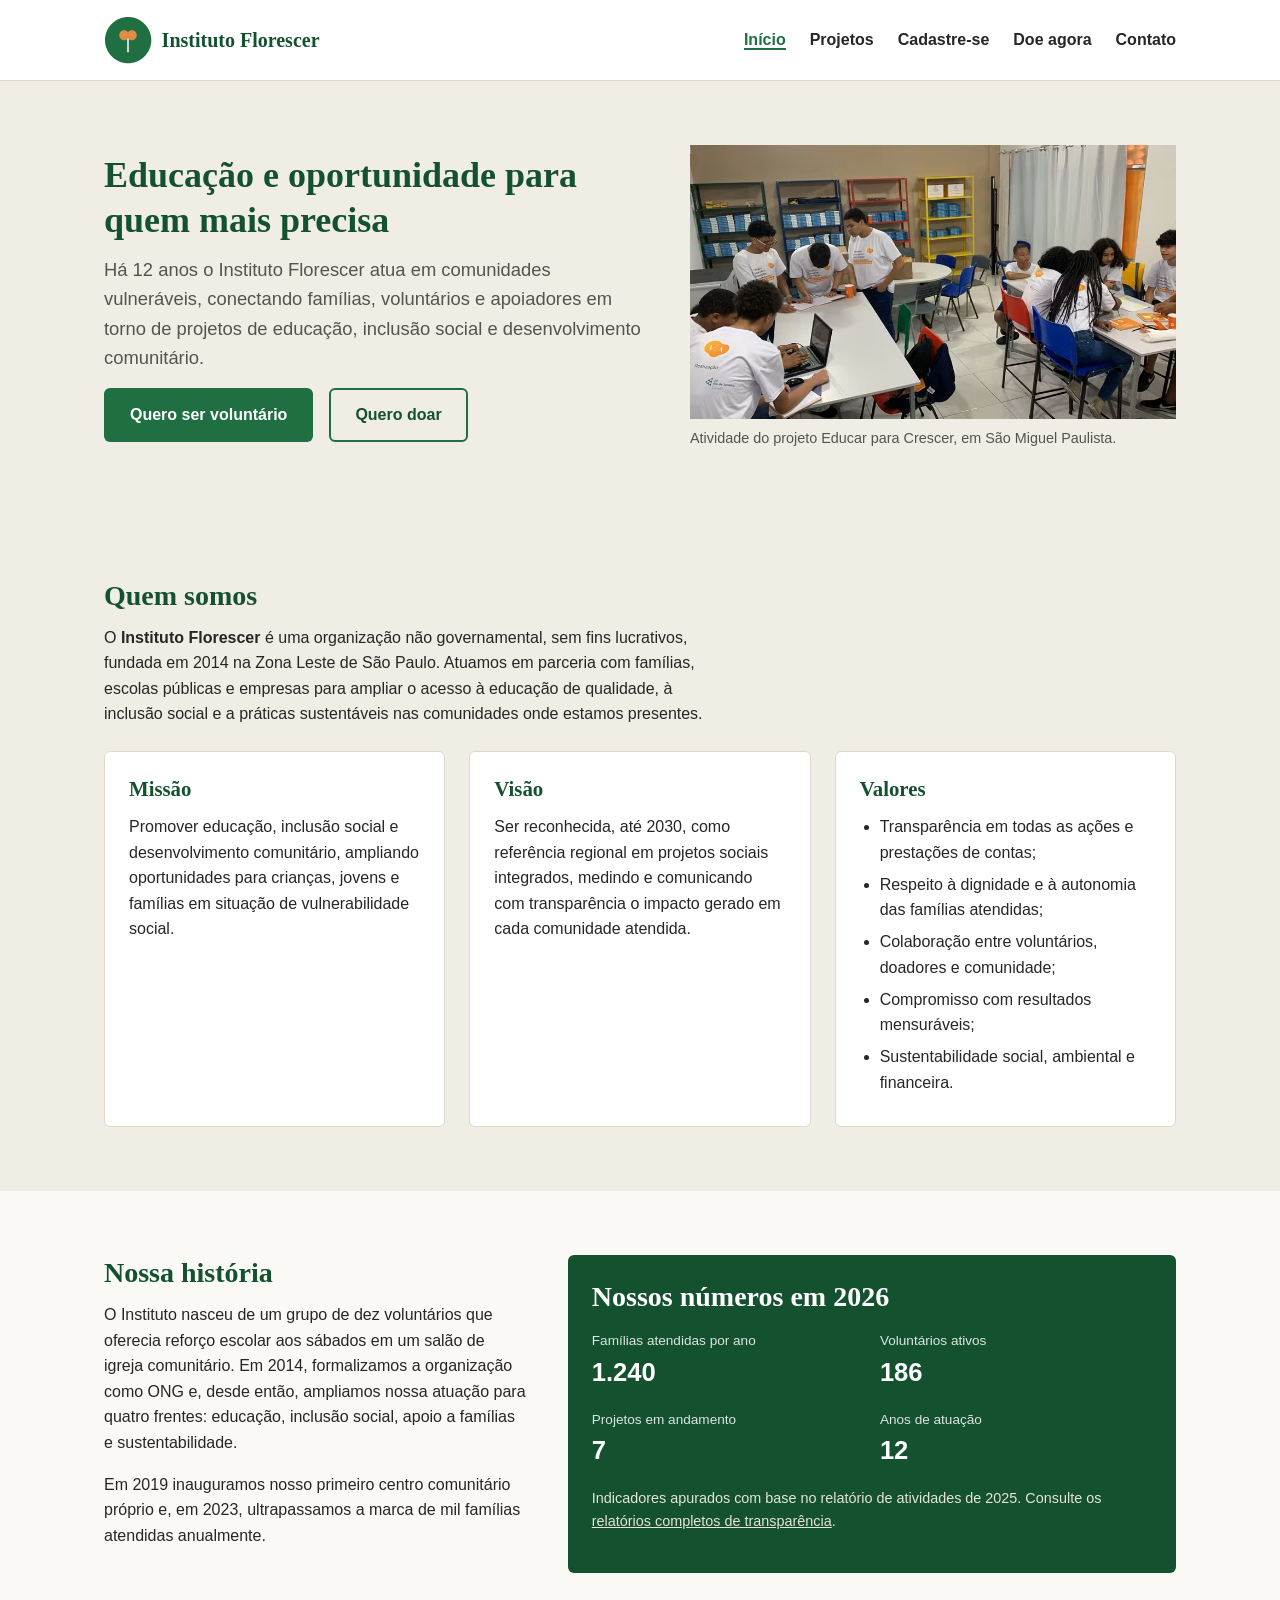
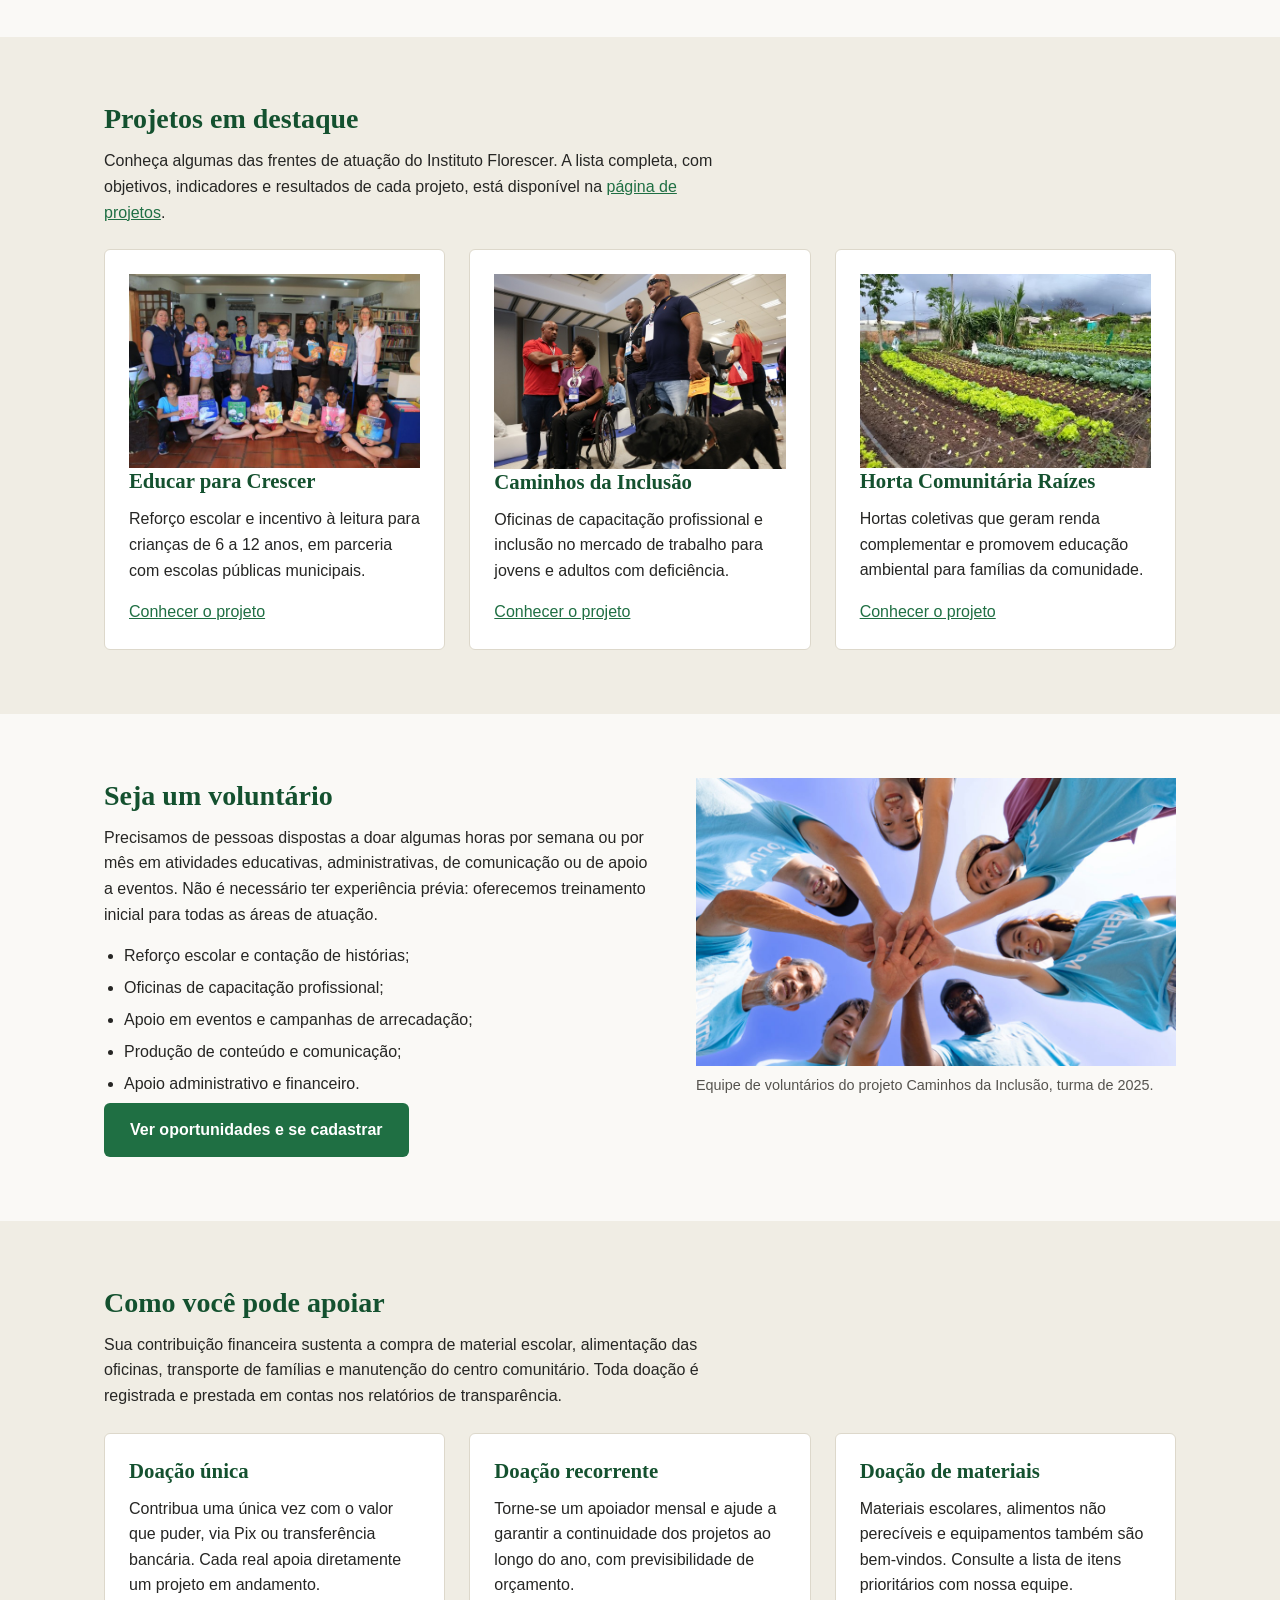
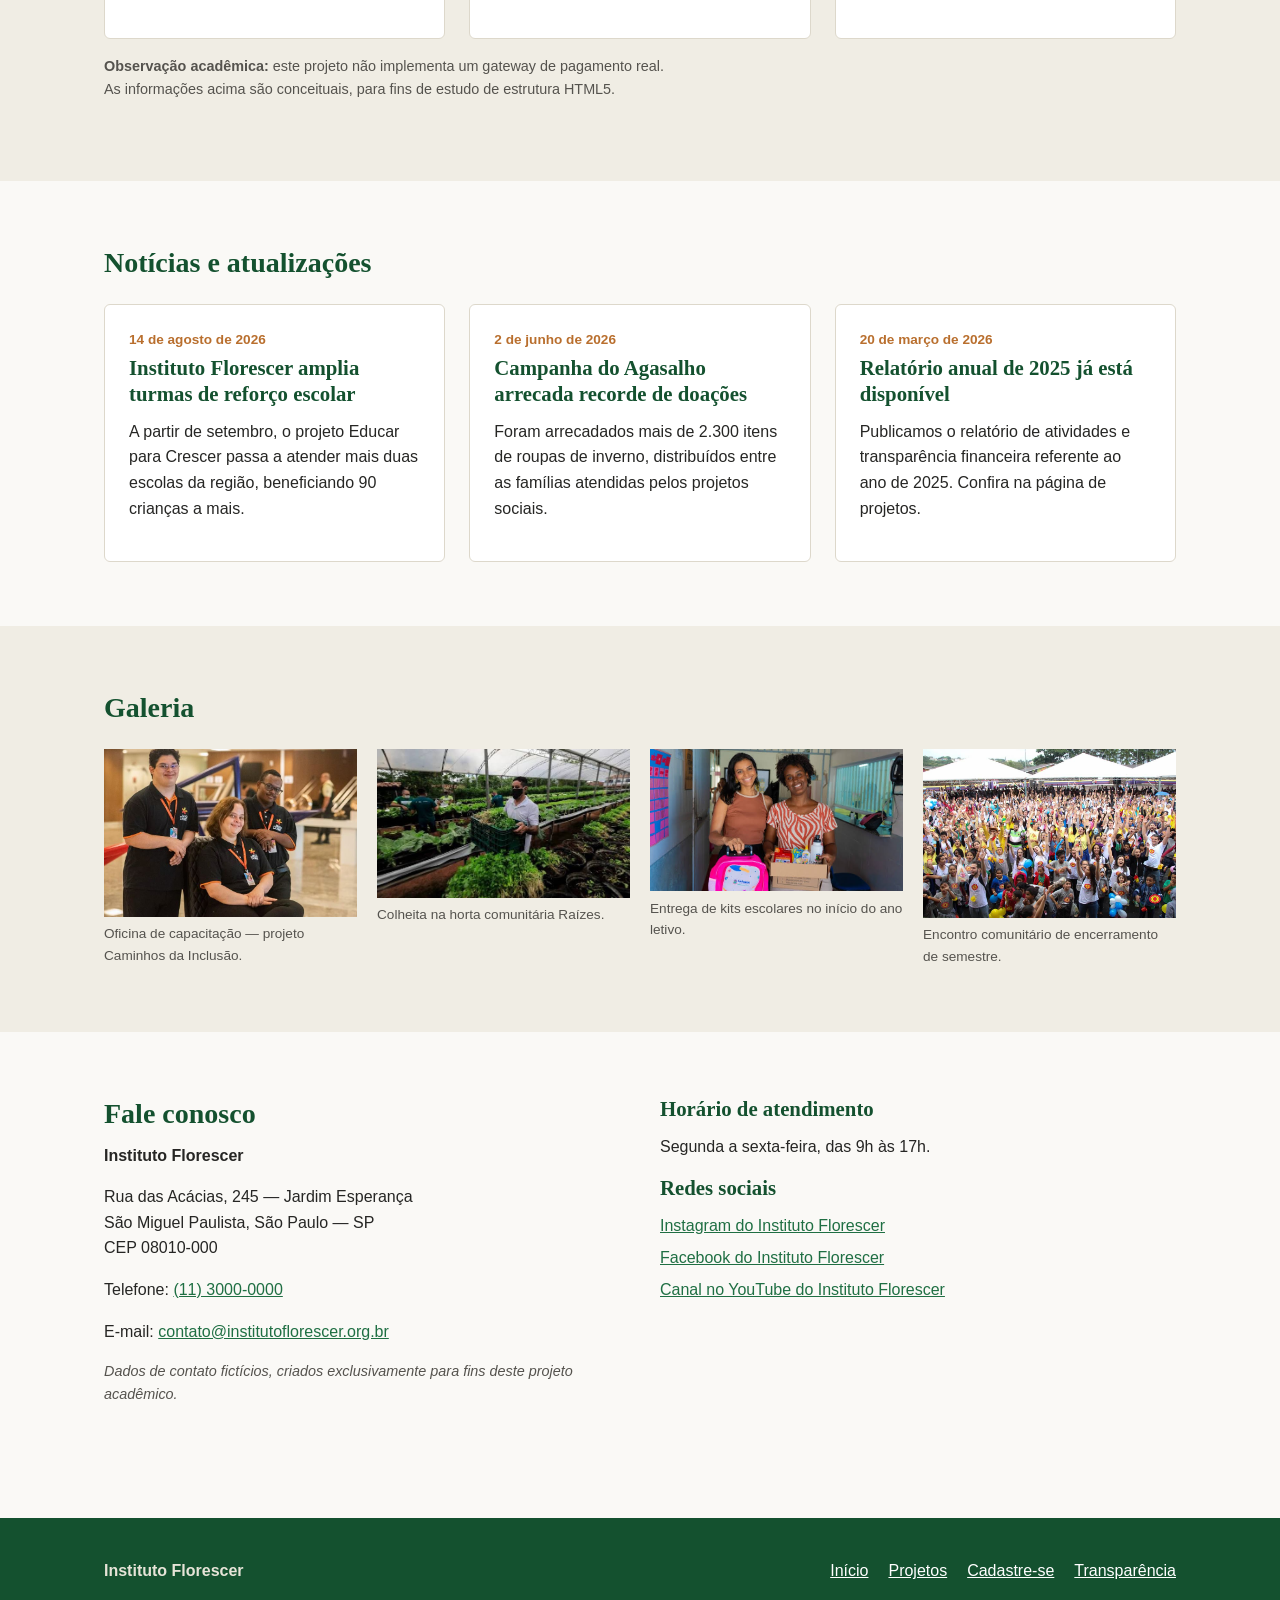
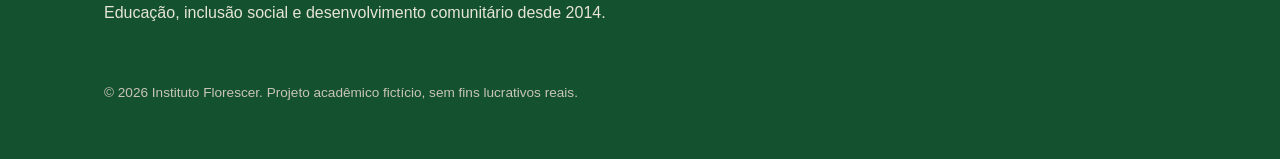
<file: index.html>
<!-- Bruna Oliveira Santana -->

<!DOCTYPE html>
<html lang="pt-BR">
<head>
    <meta charset="UTF-8">
    <meta name="viewport" content="width=device-width, initial-scale=1.0">
    <title>Instituto Florescer | Educação, inclusão e transformação social</title>
    <meta name="description" content="Conheça o Instituto Florescer: nossa missão, projetos sociais, formas de voluntariado e de doação. Juntos por mais educação, inclusão e sustentabilidade.">
    <meta name="author" content="Instituto Florescer">
    <link rel="stylesheet" href="assets/css/style.css">
</head>
<body>

    <a href="#conteudo-principal" class="pular-para-conteudo">Pular para o conteúdo principal</a>

    <!-- cabeçalho -->
    <header class="cabecalho-site">
        <div class="container cabecalho-site__interno">
            <a href="index.html" class="logotipo" aria-label="Instituto Florescer - página inicial">
                <img src="assets/images/logo/logo-instituto-florescer.png"
                     alt="Logotipo do Instituto Florescer: um broto de planta dentro de um círculo verde"
                     width="48" height="48">
                <span class="logotipo__texto">Instituto Florescer</span>
            </a>

            <nav class="navegacao-principal" aria-label="Navegação principal">
                <ul class="navegacao-principal__lista">
                    <li><a href="index.html" aria-current="page">Início</a></li>
                    <li><a href="projetos.html">Projetos</a></li>
                    <li><a href="cadastro.html">Cadastre-se</a></li>
                    <li><a href="#secao-doacoes">Doe agora</a></li>
                    <li><a href="#secao-contato">Contato</a></li>
                </ul>
            </nav>
        </div>
    </header>

    <main id="conteudo-principal">

        <!-- apresentação -->
        <section class="secao-hero" aria-labelledby="titulo-hero">
            <div class="container secao-hero__interno">
                <div class="secao-hero__texto">
                    <h1 id="titulo-hero">Educação e oportunidade para quem mais precisa</h1>
                    <p class="secao-hero__destaque">
                        Há 12 anos o Instituto Florescer atua em comunidades vulneráveis,
                        conectando famílias, voluntários e apoiadores em torno de projetos
                        de educação, inclusão social e desenvolvimento comunitário.
                    </p>
                    <div class="secao-hero__acoes">
                        <a href="cadastro.html" class="botao botao--primario">Quero ser voluntário</a>
                        <a href="#secao-doacoes" class="botao botao--secundario">Quero doar</a>
                    </div>
                </div>
                <figure class="secao-hero__imagem">
                    <img src="assets/images/galeria/crianca-atividade-educativa.jpg"
                         alt="Criança sorrindo enquanto participa de atividade educativa em sala de aula comunitária"
                         width="560" height="420" loading="eager">
                    <figcaption>Atividade do projeto Educar para Crescer, em São Miguel Paulista.</figcaption>
                </figure>
            </div>
        </section>

        <!-- missão e valores-->
        <section class="secao secao--institucional" id="secao-sobre" aria-labelledby="titulo-sobre">
            <div class="container">
                <h2 id="titulo-sobre">Quem somos</h2>
                <p>
                    O <strong>Instituto Florescer</strong> é uma organização não governamental,
                    sem fins lucrativos, fundada em 2014 na Zona Leste de São Paulo. Atuamos em
                    parceria com famílias, escolas públicas e empresas para ampliar o acesso à
                    educação de qualidade, à inclusão social e a práticas sustentáveis nas
                    comunidades onde estamos presentes.
                </p>

                <div class="grade-cartoes grade-cartoes--tres-colunas">
                    <article class="cartao">
                        <h3>Missão</h3>
                        <p>Promover educação, inclusão social e desenvolvimento comunitário,
                        ampliando oportunidades para crianças, jovens e famílias em
                        situação de vulnerabilidade social.</p>
                    </article>

                    <article class="cartao">
                        <h3>Visão</h3>
                        <p>Ser reconhecida, até 2030, como referência regional em projetos
                        sociais integrados, medindo e comunicando com transparência o
                        impacto gerado em cada comunidade atendida.</p>
                    </article>

                    <article class="cartao">
                        <h3>Valores</h3>
                        <ul class="lista-valores">
                            <li>Transparência em todas as ações e prestações de contas;</li>
                            <li>Respeito à dignidade e à autonomia das famílias atendidas;</li>
                            <li>Colaboração entre voluntários, doadores e comunidade;</li>
                            <li>Compromisso com resultados mensuráveis;</li>
                            <li>Sustentabilidade social, ambiental e financeira.</li>
                        </ul>
                    </article>
                </div>
            </div>
        </section>

        <!-- histórias e conquistas -->
        <section class="secao" id="secao-historia" aria-labelledby="titulo-historia">
            <div class="container secao-historia__interno">
                <div>
                    <h2 id="titulo-historia">Nossa história</h2>
                    <p>
                        O Instituto nasceu de um grupo de dez voluntários que oferecia reforço
                        escolar aos sábados em um salão de igreja comunitário. Em <time datetime="2014">2014</time>,
                        formalizamos a organização como ONG e, desde então, ampliamos nossa atuação
                        para quatro frentes: educação, inclusão social, apoio a famílias e
                        sustentabilidade.
                    </p>
                    <p>
                        Em <time datetime="2019">2019</time> inauguramos nosso primeiro centro
                        comunitário próprio e, em <time datetime="2023">2023</time>, ultrapassamos
                        a marca de mil famílias atendidas anualmente.
                    </p>
                </div>

                <aside class="cartao cartao--indicadores" aria-labelledby="titulo-indicadores">
                    <h2 id="titulo-indicadores">Nossos números em 2026</h2>
                    <dl class="lista-indicadores">
                        <div>
                            <dt>Famílias atendidas por ano</dt>
                            <dd>1.240</dd>
                        </div>
                        <div>
                            <dt>Voluntários ativos</dt>
                            <dd>186</dd>
                        </div>
                        <div>
                            <dt>Projetos em andamento</dt>
                            <dd>7</dd>
                        </div>
                        <div>
                            <dt>Anos de atuação</dt>
                            <dd>12</dd>
                        </div>
                    </dl>
                    <p class="cartao__nota">
                        Indicadores apurados com base no relatório de atividades de 2025.
                        Consulte os <a href="projetos.html#secao-transparencia">relatórios completos de transparência</a>.
                    </p>
                </aside>
            </div>
        </section>

        <!-- destaques dos projetos -->
        <section class="secao secao--destacada" id="secao-projetos-destaque" aria-labelledby="titulo-projetos-destaque">
            <div class="container">
                <h2 id="titulo-projetos-destaque">Projetos em destaque</h2>
                <p>Conheça algumas das frentes de atuação do Instituto Florescer. A lista completa,
                com objetivos, indicadores e resultados de cada projeto, está disponível na
                <a href="projetos.html">página de projetos</a>.</p>

                <div class="grade-cartoes grade-cartoes--tres-colunas">
                    <article class="cartao cartao--projeto">
                        <figure>
                            <img src="assets/images/projetos/projeto-educacao.jpg"
                                 alt="Voluntária auxiliando um grupo de crianças em atividade de leitura"
                                 width="360" height="240" loading="lazy">
                        </figure>
                        <h3>Educar para Crescer</h3>
                        <p>Reforço escolar e incentivo à leitura para crianças de 6 a 12 anos,
                        em parceria com escolas públicas municipais.</p>
                        <a href="projetos.html#projeto-educar-para-crescer">Conhecer o projeto</a>
                    </article>

                    <article class="cartao cartao--projeto">
                        <figure>
                            <img src="assets/images/projetos/projeto-inclusao.jpg"
                                 alt="Jovens com deficiência participando de oficina de inclusão profissional"
                                 width="360" height="240" loading="lazy">
                        </figure>
                        <h3>Caminhos da Inclusão</h3>
                        <p>Oficinas de capacitação profissional e inclusão no mercado de trabalho
                        para jovens e adultos com deficiência.</p>
                        <a href="projetos.html#projeto-caminhos-da-inclusao">Conhecer o projeto</a>
                    </article>

                    <article class="cartao cartao--projeto">
                        <figure>
                            <img src="assets/images/projetos/projeto-sustentabilidade.jpg"
                                 alt="Voluntários cuidando de horta comunitária"
                                 width="360" height="240" loading="lazy">
                        </figure>
                        <h3>Horta Comunitária Raízes</h3>
                        <p>Hortas coletivas que geram renda complementar e promovem educação
                        ambiental para famílias da comunidade.</p>
                        <a href="projetos.html#projeto-horta-comunitaria-raizes">Conhecer o projeto</a>
                    </article>
                </div>
            </div>
        </section>

        <!-- voluntariado -->
        <section class="secao" id="secao-voluntariado" aria-labelledby="titulo-voluntariado">
            <div class="container secao-voluntariado__interno">
                <div>
                    <h2 id="titulo-voluntariado">Seja um voluntário</h2>
                    <p>
                        Precisamos de pessoas dispostas a doar algumas horas por semana ou por mês
                        em atividades educativas, administrativas, de comunicação ou de apoio a
                        eventos. Não é necessário ter experiência prévia: oferecemos treinamento
                        inicial para todas as áreas de atuação.
                    </p>
                    <ul class="lista-simples">
                        <li>Reforço escolar e contação de histórias;</li>
                        <li>Oficinas de capacitação profissional;</li>
                        <li>Apoio em eventos e campanhas de arrecadação;</li>
                        <li>Produção de conteúdo e comunicação;</li>
                        <li>Apoio administrativo e financeiro.</li>
                    </ul>
                    <a href="cadastro.html" class="botao botao--primario">Ver oportunidades e se cadastrar</a>
                </div>
                <figure class="secao-voluntariado__imagem">
                    <img src="assets/images/equipe/voluntarios-em-atividade.jpg"
                         alt="Grupo de voluntários reunidos antes de uma atividade comunitária"
                         width="480" height="360" loading="lazy">
                    <figcaption>Equipe de voluntários do projeto Caminhos da Inclusão, turma de 2025.</figcaption>
                </figure>
            </div>
        </section>

        <!-- doações -->
        <section class="secao secao--destacada" id="secao-doacoes" aria-labelledby="titulo-doacoes">
            <div class="container">
                <h2 id="titulo-doacoes">Como você pode apoiar</h2>
                <p>
                    Sua contribuição financeira sustenta a compra de material escolar, alimentação
                    das oficinas, transporte de famílias e manutenção do centro comunitário. Toda
                    doação é registrada e prestada em contas nos relatórios de transparência.
                </p>

                <div class="grade-cartoes grade-cartoes--tres-colunas">
                    <article class="cartao">
                        <h3>Doação única</h3>
                        <p>Contribua uma única vez com o valor que puder, via Pix ou transferência
                        bancária. Cada real apoia diretamente um projeto em andamento.</p>
                    </article>
                    <article class="cartao">
                        <h3>Doação recorrente</h3>
                        <p>Torne-se um apoiador mensal e ajude a garantir a continuidade dos
                        projetos ao longo do ano, com previsibilidade de orçamento.</p>
                    </article>
                    <article class="cartao">
                        <h3>Doação de materiais</h3>
                        <p>Materiais escolares, alimentos não perecíveis e equipamentos também são
                        bem-vindos. Consulte a lista de itens prioritários com nossa equipe.</p>
                    </article>
                </div>

                <p class="cartao__nota">
                    <strong>Observação acadêmica:</strong> este projeto não implementa um gateway de
                    pagamento real. As informações acima são conceituais, para fins de estudo de
                    estrutura HTML5.
                </p>
            </div>
        </section>

        <!-- notícias -->
        <section class="secao" id="secao-noticias" aria-labelledby="titulo-noticias">
            <div class="container">
                <h2 id="titulo-noticias">Notícias e atualizações</h2>

                <div class="grade-cartoes grade-cartoes--tres-colunas">
                    <article class="cartao">
                        <p class="cartao__data"><time datetime="2026-08-14">14 de agosto de 2026</time></p>
                        <h3>Instituto Florescer amplia turmas de reforço escolar</h3>
                        <p>A partir de setembro, o projeto Educar para Crescer passa a atender mais
                        duas escolas da região, beneficiando 90 crianças a mais.</p>
                    </article>

                    <article class="cartao">
                        <p class="cartao__data"><time datetime="2026-06-02">2 de junho de 2026</time></p>
                        <h3>Campanha do Agasalho arrecada recorde de doações</h3>
                        <p>Foram arrecadados mais de 2.300 itens de roupas de inverno, distribuídos
                        entre as famílias atendidas pelos projetos sociais.</p>
                    </article>

                    <article class="cartao">
                        <p class="cartao__data"><time datetime="2026-03-20">20 de março de 2026</time></p>
                        <h3>Relatório anual de 2025 já está disponível</h3>
                        <p>Publicamos o relatório de atividades e transparência financeira referente
                        ao ano de 2025. Confira na página de projetos.</p>
                    </article>
                </div>
            </div>
        </section>

        <!-- ===================== GALERIA ===================== -->
        <section class="secao secao--destacada" id="secao-galeria" aria-labelledby="titulo-galeria">
            <div class="container">
                <h2 id="titulo-galeria">Galeria</h2>
                <div class="grade-galeria">
                    <figure>
                        <img src="assets/images/galeria/oficina-capacitacao.jpg"
                             alt="Participantes durante oficina de capacitação profissional"
                             width="280" height="200" loading="lazy">
                        <figcaption>Oficina de capacitação — projeto Caminhos da Inclusão.</figcaption>
                    </figure>
                    <figure>
                        <img src="assets/images/galeria/horta-comunitaria.jpg"
                             alt="Voluntários colhendo verduras em horta comunitária"
                             width="280" height="200" loading="lazy">
                        <figcaption>Colheita na horta comunitária Raízes.</figcaption>
                    </figure>
                    <figure>
                        <img src="assets/images/galeria/entrega-material-escolar.jpg"
                             alt="Entrega de kits de material escolar para famílias atendidas"
                             width="280" height="200" loading="lazy">
                        <figcaption>Entrega de kits escolares no início do ano letivo.</figcaption>
                    </figure>
                    <figure>
                        <img src="assets/images/galeria/evento-comunitario.jpg"
                             alt="Famílias reunidas em evento comunitário de confraternização"
                             width="280" height="200" loading="lazy">
                        <figcaption>Encontro comunitário de encerramento de semestre.</figcaption>
                    </figure>
                </div>
            </div>
        </section>

        <!-- informações de contato -->
        <section class="secao" id="secao-contato" aria-labelledby="titulo-contato">
            <div class="container secao-contato__interno">
                <div>
                    <h2 id="titulo-contato">Fale conosco</h2>
                    <address class="endereco-contato">
                        <p><strong>Instituto Florescer</strong></p>
                        <p>Rua das Acácias, 245 — Jardim Esperança<br>
                        São Miguel Paulista, São Paulo — SP<br>
                        CEP 08010-000</p>
                        <p>Telefone: <a href="tel:+551130000000">(11) 3000-0000</a></p>
                        <p>E-mail: <a href="mailto:contato@institutoflorescer.org.br">contato@institutoflorescer.org.br</a></p>
                    </address>
                    <p class="cartao__nota">
                        <em>Dados de contato fictícios, criados exclusivamente para fins deste
                        projeto acadêmico.</em>
                    </p>
                </div>
                <div>
                    <h3>Horário de atendimento</h3>
                    <p>Segunda a sexta-feira, das 9h às 17h.</p>
                    <h3>Redes sociais</h3>
                    <ul class="lista-redes-sociais">
                        <li><a href="#">Instagram do Instituto Florescer</a></li>
                        <li><a href="#">Facebook do Instituto Florescer</a></li>
                        <li><a href="#">Canal no YouTube do Instituto Florescer</a></li>
                    </ul>
                </div>
            </div>
        </section>

    </main>

    <!-- rodapé-->
    <footer class="rodape-site">
        <div class="container rodape-site__interno">
            <div>
                <p><strong>Instituto Florescer</strong></p>
                <p>Educação, inclusão social e desenvolvimento comunitário desde 2014.</p>
            </div>
            <nav aria-label="Navegação do rodapé">
                <ul class="rodape-site__lista">
                    <li><a href="index.html">Início</a></li>
                    <li><a href="projetos.html">Projetos</a></li>
                    <li><a href="cadastro.html">Cadastre-se</a></li>
                    <li><a href="projetos.html#secao-transparencia">Transparência</a></li>
                </ul>
            </nav>
            <p class="rodape-site__copyright">
                &copy; <time datetime="2026">2026</time> Instituto Florescer. Projeto acadêmico
                fictício, sem fins lucrativos reais.
            </p>
        </div>
    </footer>

    <script src="assets/js/script.js"></script>
</body>
</html>
</file>
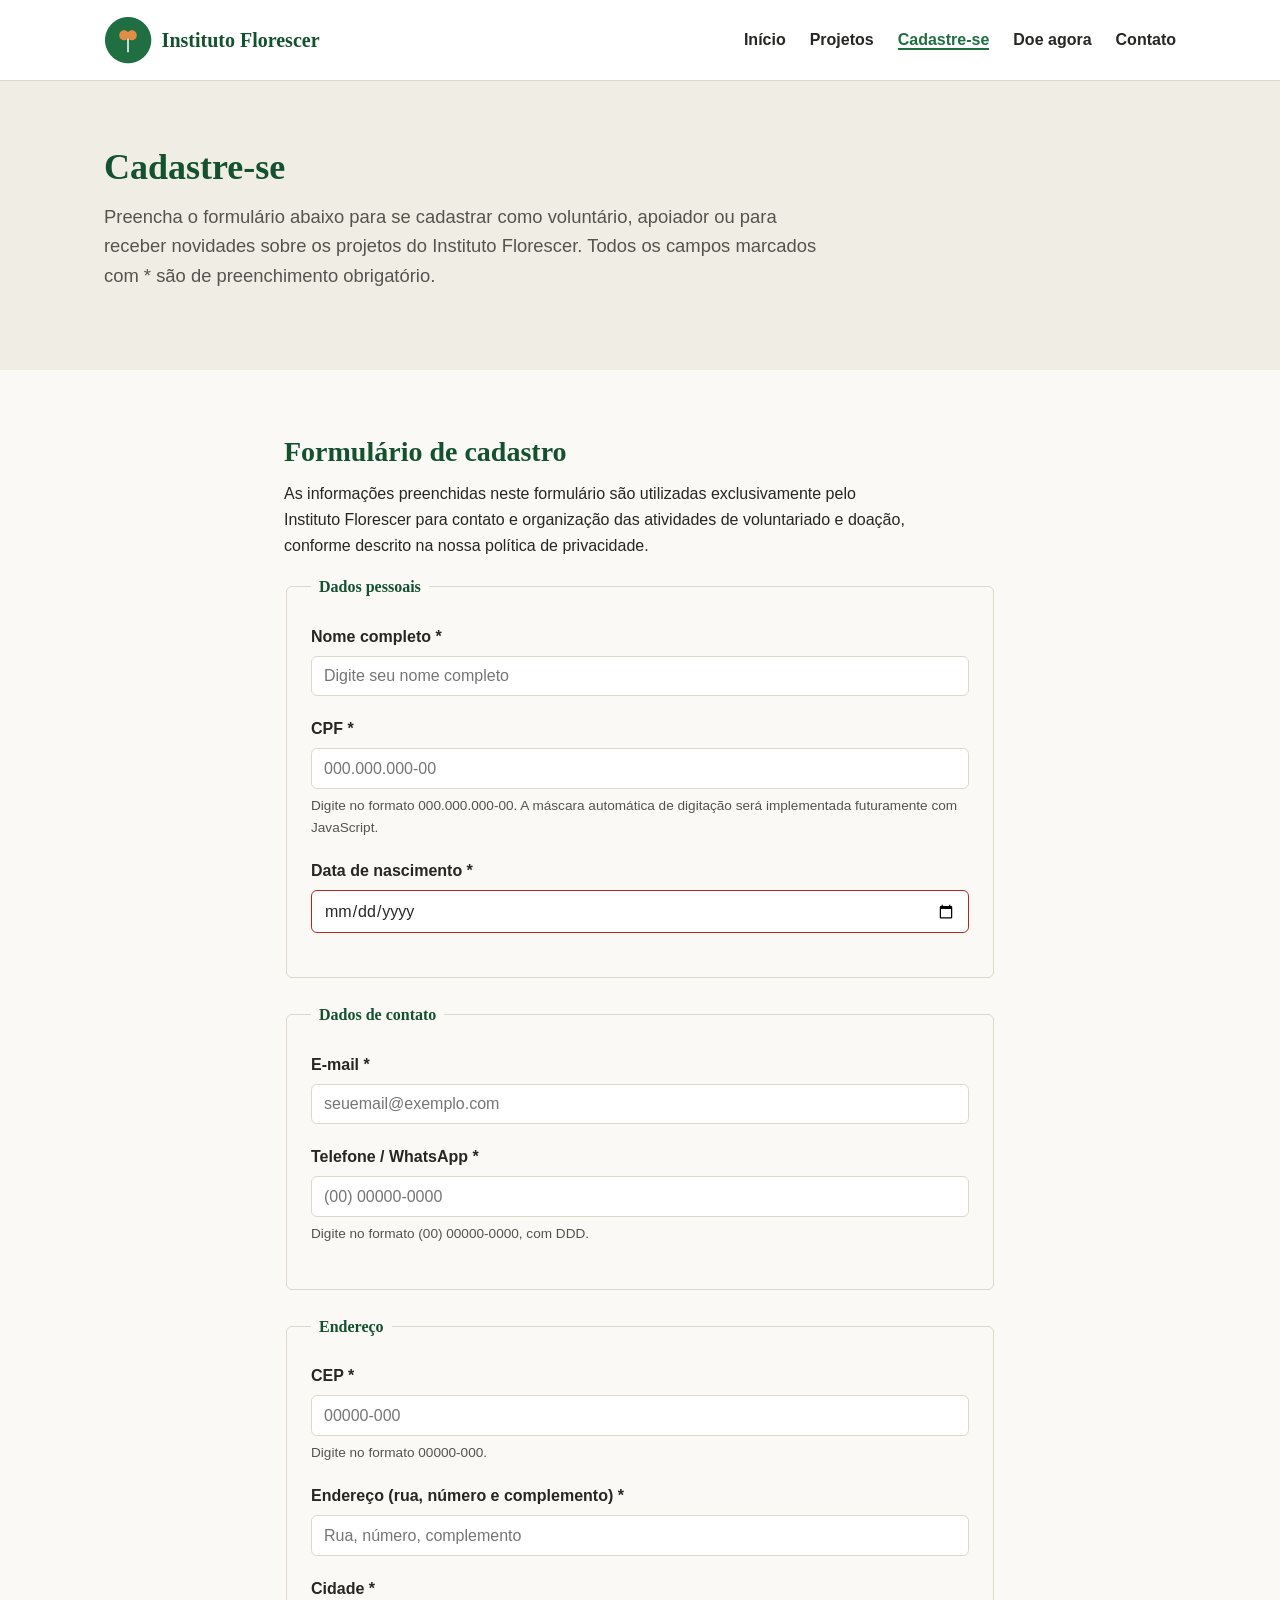
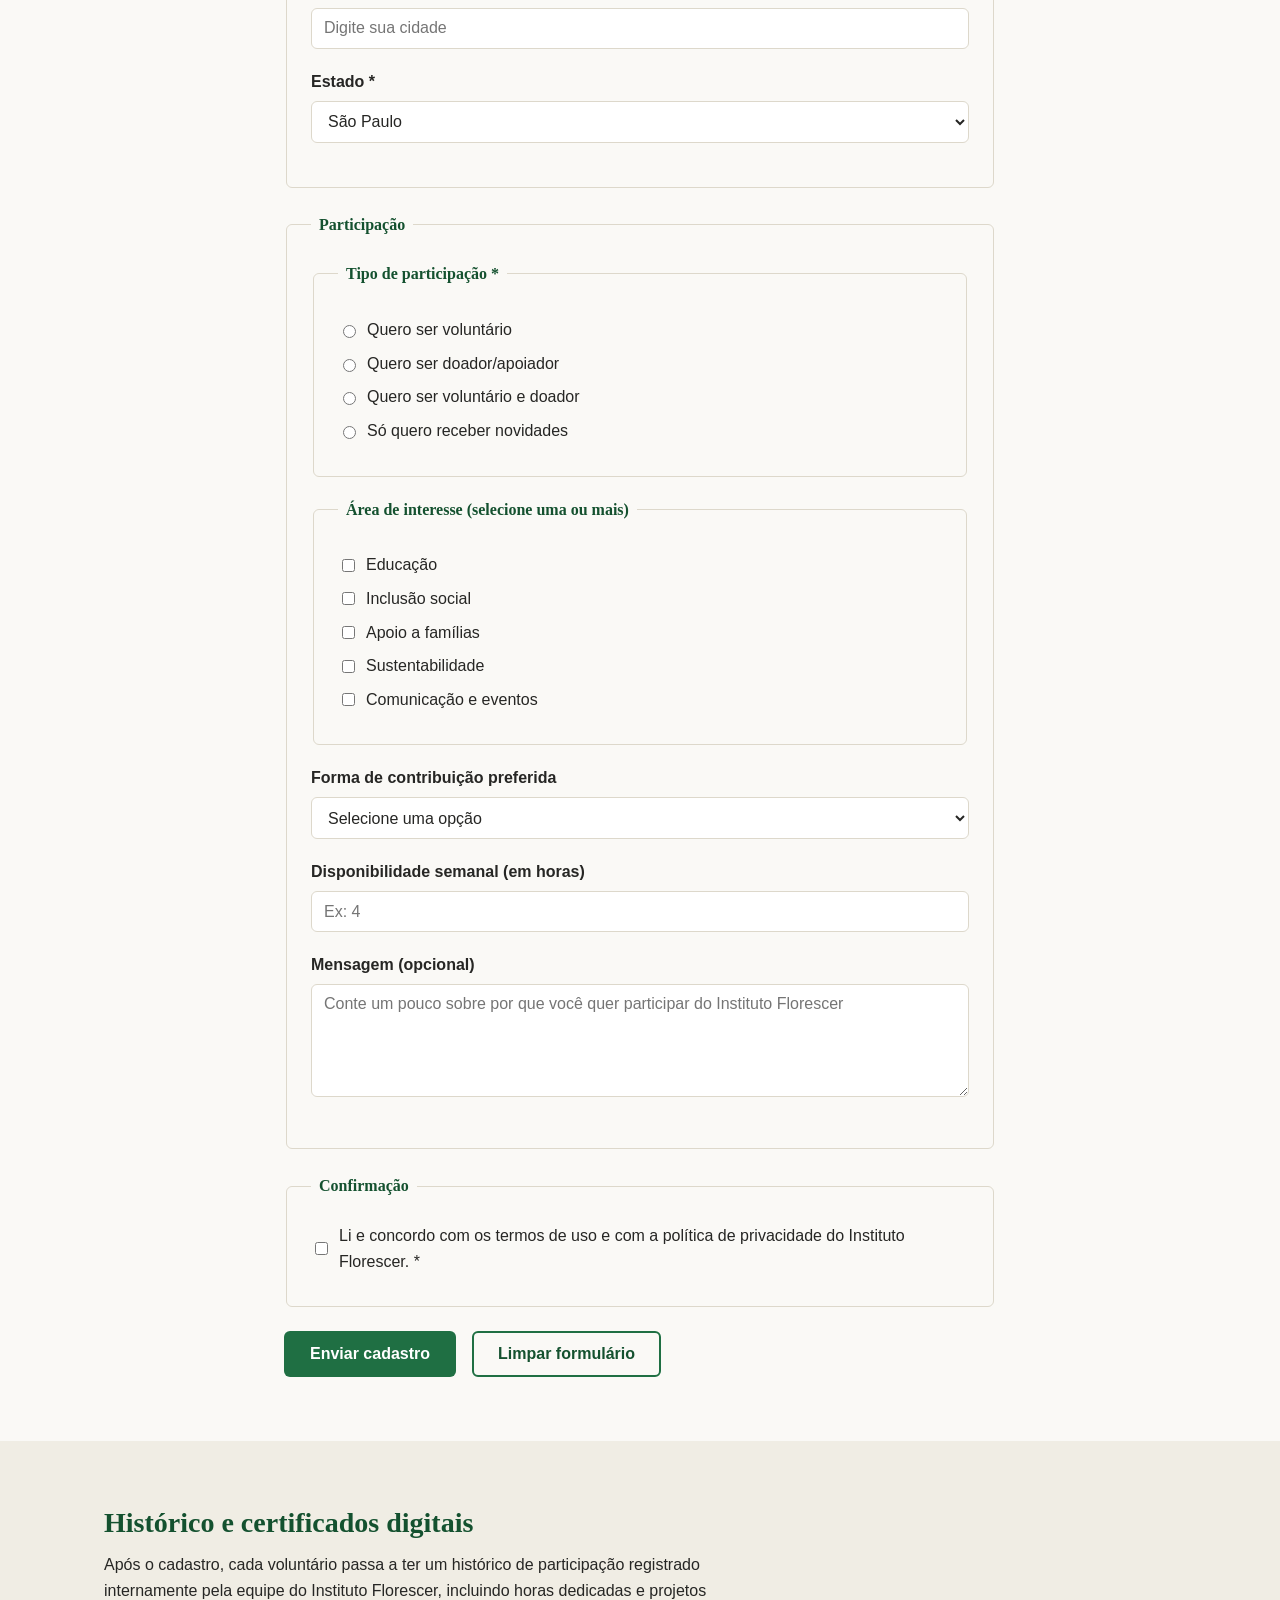
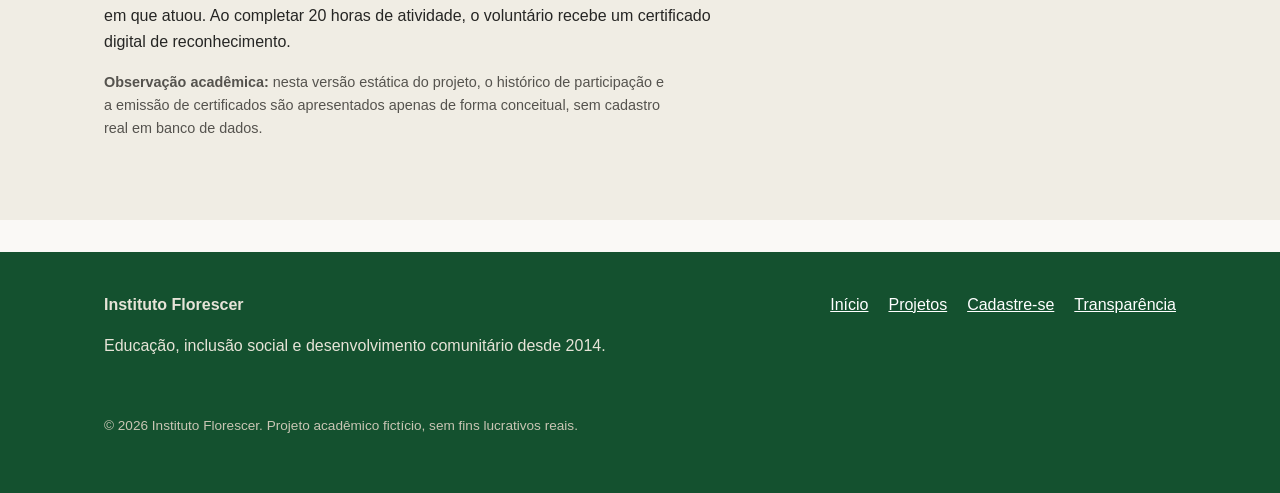
<file: cadastro.html>
<!-- Bruna Oliveira Santana -->

<!DOCTYPE html>
<html lang="pt-BR">
<head>
    <meta charset="UTF-8">
    <meta name="viewport" content="width=device-width, initial-scale=1.0">
    <title>Cadastro de Voluntários e Apoiadores | Instituto Florescer</title>
    <meta name="description" content="Cadastre-se como voluntário, apoiador ou interessado nos projetos do Instituto Florescer. Preencha o formulário e escolha sua forma de participação.">
    <meta name="author" content="Instituto Florescer">
    <link rel="stylesheet" href="assets/css/style.css">
</head>
<body>

    <a href="#conteudo-principal" class="pular-para-conteudo">Pular para o conteúdo principal</a>

    <header class="cabecalho-site">
        <div class="container cabecalho-site__interno">
            <a href="index.html" class="logotipo" aria-label="Instituto Florescer - página inicial">
                <img src="assets/images/logo/logo-instituto-florescer.png"
                     alt="Logotipo do Instituto Florescer: um broto de planta dentro de um círculo verde"
                     width="48" height="48">
                <span class="logotipo__texto">Instituto Florescer</span>
            </a>
            <nav class="navegacao-principal" aria-label="Navegação principal">
                <ul class="navegacao-principal__lista">
                    <li><a href="index.html">Início</a></li>
                    <li><a href="projetos.html">Projetos</a></li>
                    <li><a href="cadastro.html" aria-current="page">Cadastre-se</a></li>
                    <li><a href="index.html#secao-doacoes">Doe agora</a></li>
                    <li><a href="index.html#secao-contato">Contato</a></li>
                </ul>
            </nav>
        </div>
    </header>

    <main id="conteudo-principal">

        <section class="secao-hero secao-hero--interna" aria-labelledby="titulo-pagina">
            <div class="container">
                <h1 id="titulo-pagina">Cadastre-se</h1>
                <p class="secao-hero__destaque">
                    Preencha o formulário abaixo para se cadastrar como voluntário, apoiador ou
                    para receber novidades sobre os projetos do Instituto Florescer. Todos os
                    campos marcados com <span aria-hidden="true">*</span><span class="apenas-leitor-de-tela">obrigatório</span>
                    são de preenchimento obrigatório.
                </p>
            </div>
        </section>

        <section class="secao" aria-labelledby="titulo-formulario">
            <div class="container container--estreito">
                <h2 id="titulo-formulario">Formulário de cadastro</h2>

                <p id="descricao-formulario">
                    As informações preenchidas neste formulário são utilizadas exclusivamente
                    pelo Instituto Florescer para contato e organização das atividades de
                    voluntariado e doação, conforme descrito na nossa política de privacidade.
                </p>

                <!-- aponta
                    para uma página de confirmação estática (confirmacao.html), apenas para
                    fins de demonstração da estrutura HTML5.-->
                <form action="confirmacao.html" method="get" aria-describedby="descricao-formulario" novalidate>

                    <!-- dados pessoais -->
                    <fieldset>
                        <legend>Dados pessoais</legend>

                        <div class="campo-formulario">
                            <label for="nome-completo">Nome completo <span aria-hidden="true">*</span></label>
                            <input type="text" id="nome-completo" name="nome-completo"
                                   placeholder="Digite seu nome completo"
                                   minlength="5" maxlength="120"
                                   autocomplete="name" required>
                        </div>

                        <div class="campo-formulario">
                            <label for="cpf">CPF <span aria-hidden="true">*</span></label>
                            <input type="text" id="cpf" name="cpf"
                                   placeholder="000.000.000-00"
                                   pattern="\d{3}\.\d{3}\.\d{3}-\d{2}"
                                   inputmode="numeric"
                                   maxlength="14"
                                   autocomplete="off"
                                   aria-describedby="ajuda-cpf"
                                   required>
                            <small id="ajuda-cpf" class="texto-ajuda">
                                Digite no formato 000.000.000-00. A máscara automática de
                                digitação será implementada futuramente com JavaScript.
                            </small>
                        </div>

                        <div class="campo-formulario">
                            <label for="data-nascimento">Data de nascimento <span aria-hidden="true">*</span></label>
                            <input type="date" id="data-nascimento" name="data-nascimento"
                                   min="1926-01-01" max="2012-12-31"
                                   autocomplete="bday"
                                   required>
                        </div>
                    </fieldset>

                    <!-- dados de contato -->
                    <fieldset>
                        <legend>Dados de contato</legend>

                        <div class="campo-formulario">
                            <label for="email">E-mail <span aria-hidden="true">*</span></label>
                            <input type="email" id="email" name="email"
                                   placeholder="seuemail@exemplo.com"
                                   autocomplete="email"
                                   required>
                        </div>

                        <div class="campo-formulario">
                            <label for="telefone">Telefone / WhatsApp <span aria-hidden="true">*</span></label>
                            <input type="tel" id="telefone" name="telefone"
                                   placeholder="(00) 00000-0000"
                                   pattern="\(\d{2}\)\s\d{4,5}-\d{4}"
                                   inputmode="tel"
                                   maxlength="15"
                                   autocomplete="tel"
                                   aria-describedby="ajuda-telefone"
                                   required>
                            <small id="ajuda-telefone" class="texto-ajuda">
                                Digite no formato (00) 00000-0000, com DDD.
                            </small>
                        </div>
                    </fieldset>

                    <!-- endereço -->
                    <fieldset>
                        <legend>Endereço</legend>

                        <div class="campo-formulario">
                            <label for="cep">CEP <span aria-hidden="true">*</span></label>
                            <input type="text" id="cep" name="cep"
                                   placeholder="00000-000"
                                   pattern="\d{5}-\d{3}"
                                   inputmode="numeric"
                                   maxlength="9"
                                   autocomplete="postal-code"
                                   aria-describedby="ajuda-cep"
                                   required>
                            <small id="ajuda-cep" class="texto-ajuda">Digite no formato 00000-000.</small>
                        </div>

                        <div class="campo-formulario">
                            <label for="endereco">Endereço (rua, número e complemento) <span aria-hidden="true">*</span></label>
                            <input type="text" id="endereco" name="endereco"
                                   placeholder="Rua, número, complemento"
                                   maxlength="150"
                                   autocomplete="street-address"
                                   required>
                        </div>

                        <div class="campo-formulario">
                            <label for="cidade">Cidade <span aria-hidden="true">*</span></label>
                            <input type="text" id="cidade" name="cidade"
                                   placeholder="Digite sua cidade"
                                   maxlength="80"
                                   autocomplete="address-level2"
                                   required>
                        </div>

                        <div class="campo-formulario">
                            <label for="estado">Estado <span aria-hidden="true">*</span></label>
                            <select id="estado" name="estado" autocomplete="address-level1" required>
                                <option value="">Selecione o estado</option>
                                <option value="AC">Acre</option>
                                <option value="AL">Alagoas</option>
                                <option value="AP">Amapá</option>
                                <option value="AM">Amazonas</option>
                                <option value="BA">Bahia</option>
                                <option value="CE">Ceará</option>
                                <option value="DF">Distrito Federal</option>
                                <option value="ES">Espírito Santo</option>
                                <option value="GO">Goiás</option>
                                <option value="MA">Maranhão</option>
                                <option value="MT">Mato Grosso</option>
                                <option value="MS">Mato Grosso do Sul</option>
                                <option value="MG">Minas Gerais</option>
                                <option value="PA">Pará</option>
                                <option value="PB">Paraíba</option>
                                <option value="PR">Paraná</option>
                                <option value="PE">Pernambuco</option>
                                <option value="PI">Piauí</option>
                                <option value="RJ">Rio de Janeiro</option>
                                <option value="RN">Rio Grande do Norte</option>
                                <option value="RS">Rio Grande do Sul</option>
                                <option value="RO">Rondônia</option>
                                <option value="RR">Roraima</option>
                                <option value="SC">Santa Catarina</option>
                                <option value="SP" selected>São Paulo</option>
                                <option value="SE">Sergipe</option>
                                <option value="TO">Tocantins</option>
                            </select>
                        </div>
                    </fieldset>

                    <!-- participação -->
                    <fieldset>
                        <legend>Participação</legend>

                        <fieldset class="campo-formulario">
                            <legend>Tipo de participação <span aria-hidden="true">*</span></legend>
                            <div class="opcao-radio">
                                <input type="radio" id="participacao-voluntario" name="tipo-participacao" value="voluntario" required>
                                <label for="participacao-voluntario">Quero ser voluntário</label>
                            </div>
                            <div class="opcao-radio">
                                <input type="radio" id="participacao-doador" name="tipo-participacao" value="doador">
                                <label for="participacao-doador">Quero ser doador/apoiador</label>
                            </div>
                            <div class="opcao-radio">
                                <input type="radio" id="participacao-ambos" name="tipo-participacao" value="ambos">
                                <label for="participacao-ambos">Quero ser voluntário e doador</label>
                            </div>
                            <div class="opcao-radio">
                                <input type="radio" id="participacao-novidades" name="tipo-participacao" value="novidades">
                                <label for="participacao-novidades">Só quero receber novidades</label>
                            </div>
                        </fieldset>

                        <fieldset class="campo-formulario">
                            <legend>Área de interesse (selecione uma ou mais)</legend>
                            <div class="opcao-checkbox">
                                <input type="checkbox" id="interesse-educacao" name="area-interesse" value="educacao">
                                <label for="interesse-educacao">Educação</label>
                            </div>
                            <div class="opcao-checkbox">
                                <input type="checkbox" id="interesse-inclusao" name="area-interesse" value="inclusao">
                                <label for="interesse-inclusao">Inclusão social</label>
                            </div>
                            <div class="opcao-checkbox">
                                <input type="checkbox" id="interesse-familias" name="area-interesse" value="familias">
                                <label for="interesse-familias">Apoio a famílias</label>
                            </div>
                            <div class="opcao-checkbox">
                                <input type="checkbox" id="interesse-sustentabilidade" name="area-interesse" value="sustentabilidade">
                                <label for="interesse-sustentabilidade">Sustentabilidade</label>
                            </div>
                            <div class="opcao-checkbox">
                                <input type="checkbox" id="interesse-comunicacao" name="area-interesse" value="comunicacao">
                                <label for="interesse-comunicacao">Comunicação e eventos</label>
                            </div>
                        </fieldset>

                        <div class="campo-formulario">
                            <label for="forma-contribuicao">Forma de contribuição preferida</label>
                            <select id="forma-contribuicao" name="forma-contribuicao">
                                <option value="">Selecione uma opção</option>
                                <option value="horas-semanais">Algumas horas por semana</option>
                                <option value="horas-mensais">Algumas horas por mês</option>
                                <option value="eventos-pontuais">Apenas em eventos pontuais</option>
                                <option value="doacao-financeira">Somente doação financeira</option>
                                <option value="doacao-materiais">Somente doação de materiais</option>
                            </select>
                        </div>

                        <div class="campo-formulario">
                            <label for="carga-horaria">Disponibilidade semanal (em horas)</label>
                            <input type="number" id="carga-horaria" name="carga-horaria"
                                   min="1" max="40" step="1"
                                   placeholder="Ex: 4">
                        </div>

                        <div class="campo-formulario">
                            <label for="mensagem">Mensagem (opcional)</label>
                            <textarea id="mensagem" name="mensagem"
                                      rows="5" maxlength="500"
                                      placeholder="Conte um pouco sobre por que você quer participar do Instituto Florescer"></textarea>
                        </div>
                    </fieldset>

                    <!-- aceite dos termos -->
                    <fieldset>
                        <legend>Confirmação</legend>
                        <div class="opcao-checkbox">
                            <input type="checkbox" id="aceite-termos" name="aceite-termos" value="aceito" required>
                            <label for="aceite-termos">
                                Li e concordo com os termos de uso e com a política de
                                privacidade do Instituto Florescer. <span aria-hidden="true">*</span>
                            </label>
                        </div>
                    </fieldset>

                    <div class="acoes-formulario">
                        <button type="submit" class="botao botao--primario">Enviar cadastro</button>
                        <button type="reset" class="botao botao--secundario">Limpar formulário</button>
                    </div>
                </form>
            </div>
        </section>

        <!-- certificados -->
        <section class="secao secao--destacada" aria-labelledby="titulo-certificados">
            <div class="container">
                <h2 id="titulo-certificados">Histórico e certificados digitais</h2>
                <p>
                    Após o cadastro, cada voluntário passa a ter um histórico de participação
                    registrado internamente pela equipe do Instituto Florescer, incluindo horas
                    dedicadas e projetos em que atuou. Ao completar 20 horas de atividade, o
                    voluntário recebe um certificado digital de reconhecimento.
                </p>
                <p class="cartao__nota">
                    <strong>Observação acadêmica:</strong> nesta versão estática do projeto, o
                    histórico de participação e a emissão de certificados são apresentados apenas
                    de forma conceitual, sem cadastro real em banco de dados.
                </p>
            </div>
        </section>

    </main>

    <footer class="rodape-site">
        <div class="container rodape-site__interno">
            <div>
                <p><strong>Instituto Florescer</strong></p>
                <p>Educação, inclusão social e desenvolvimento comunitário desde 2014.</p>
            </div>
            <nav aria-label="Navegação do rodapé">
                <ul class="rodape-site__lista">
                    <li><a href="index.html">Início</a></li>
                    <li><a href="projetos.html">Projetos</a></li>
                    <li><a href="cadastro.html">Cadastre-se</a></li>
                    <li><a href="projetos.html#secao-transparencia">Transparência</a></li>
                </ul>
            </nav>
            <p class="rodape-site__copyright">
                &copy; <time datetime="2026">2026</time> Instituto Florescer. Projeto acadêmico
                fictício, sem fins lucrativos reais.
            </p>
        </div>
    </footer>

    <script src="assets/js/script.js"></script>
</body>
</html>
</file>
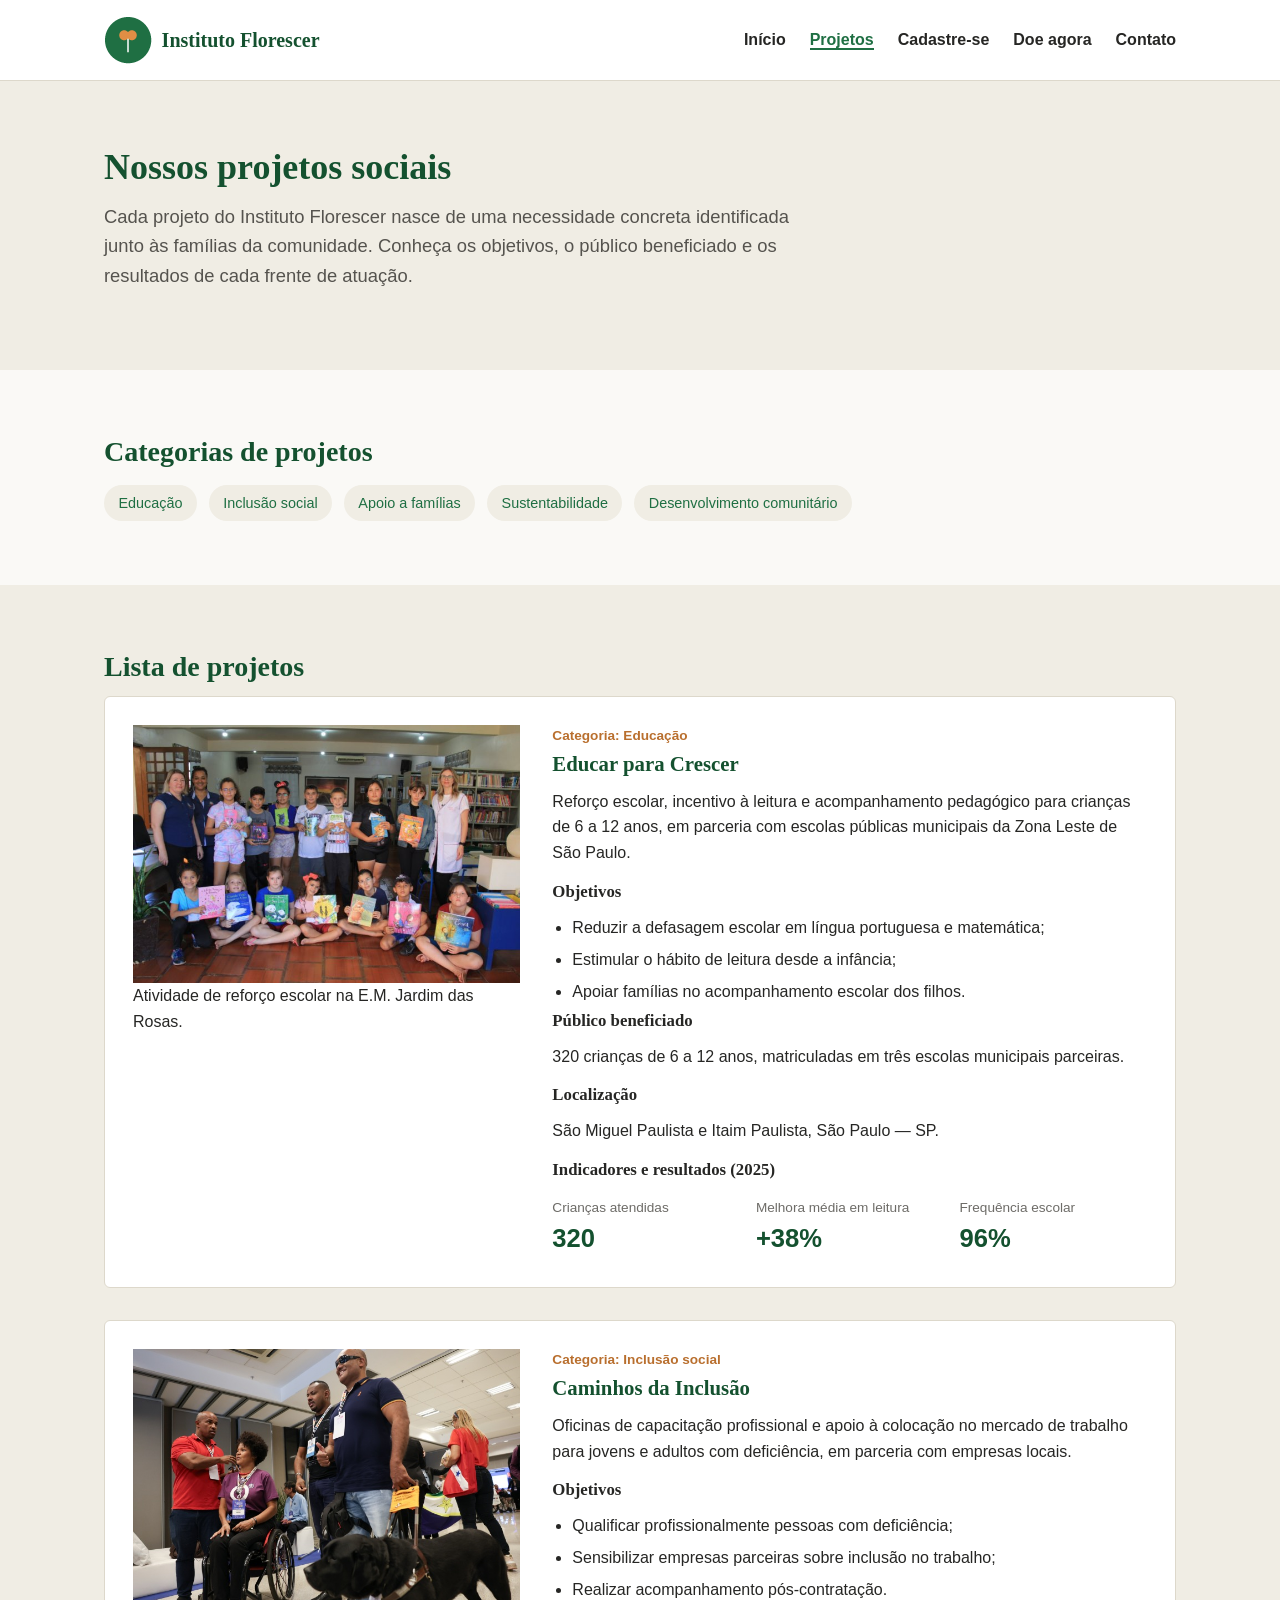
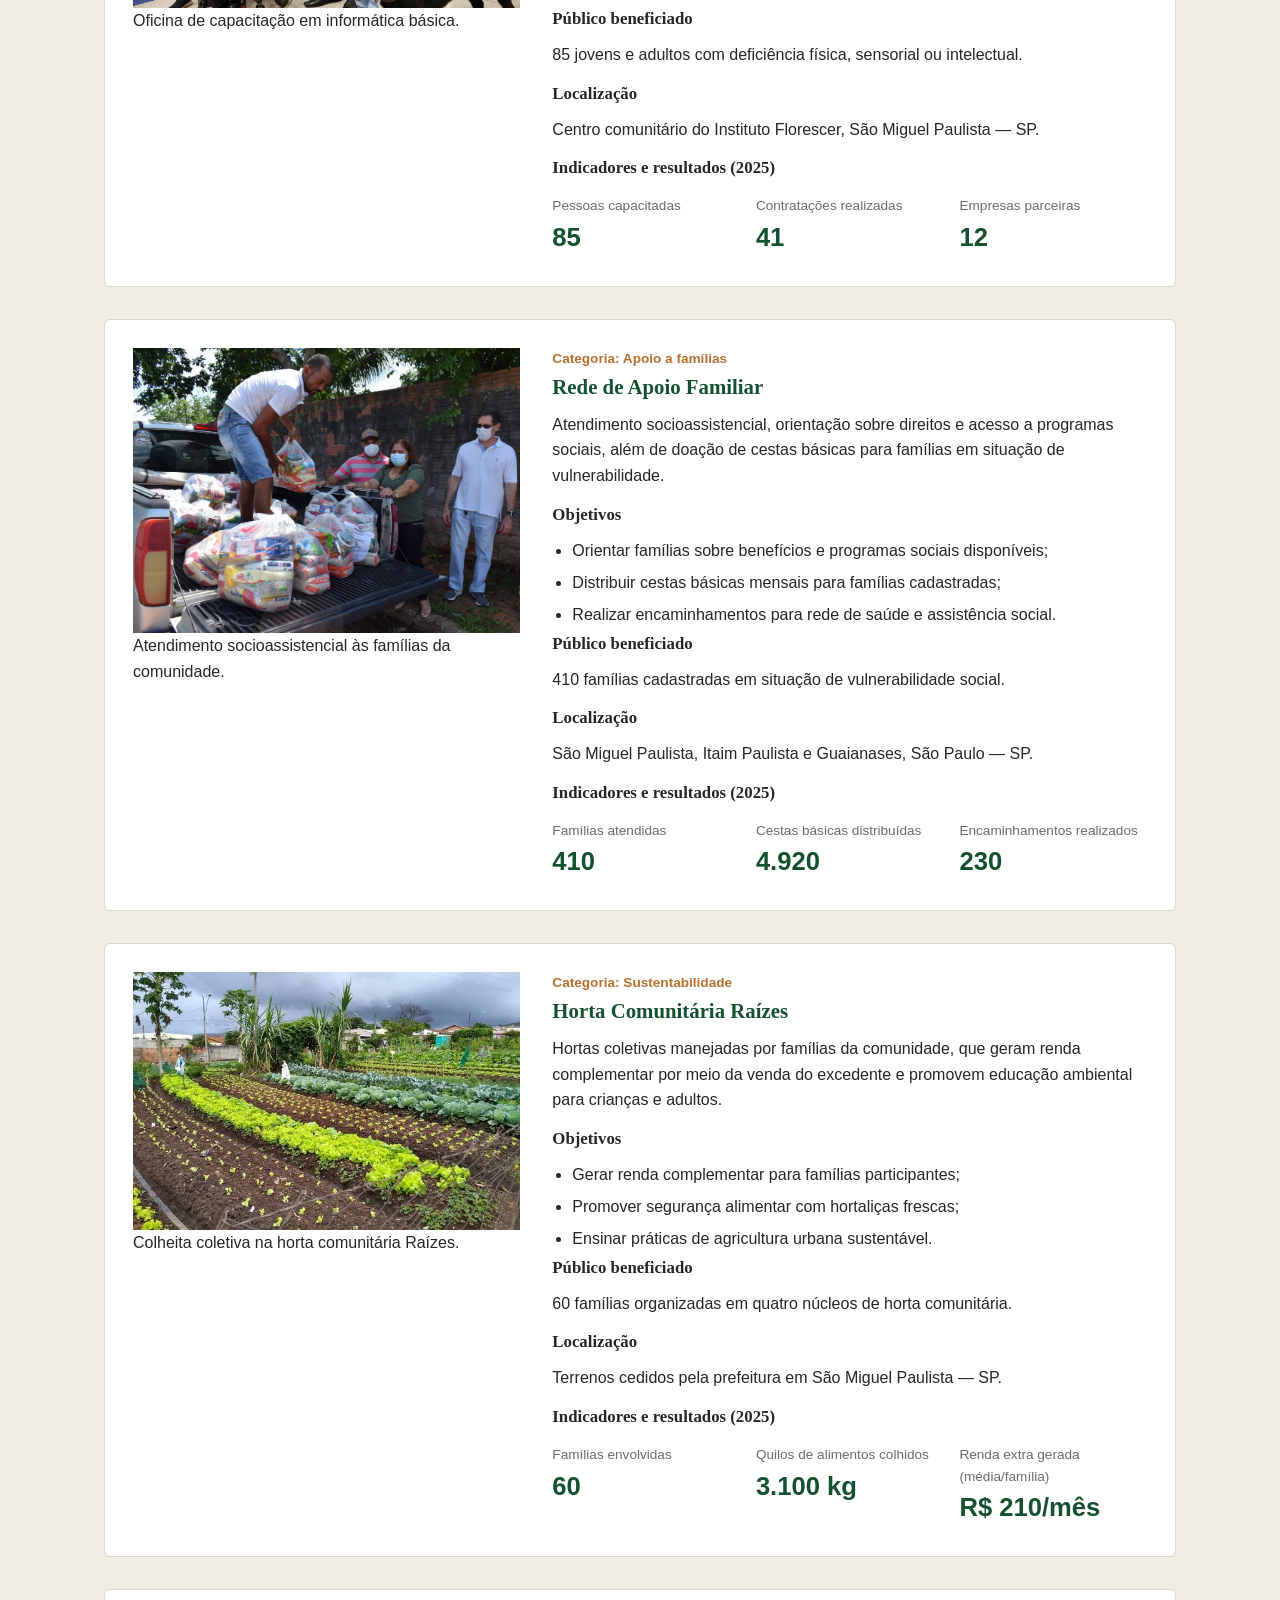
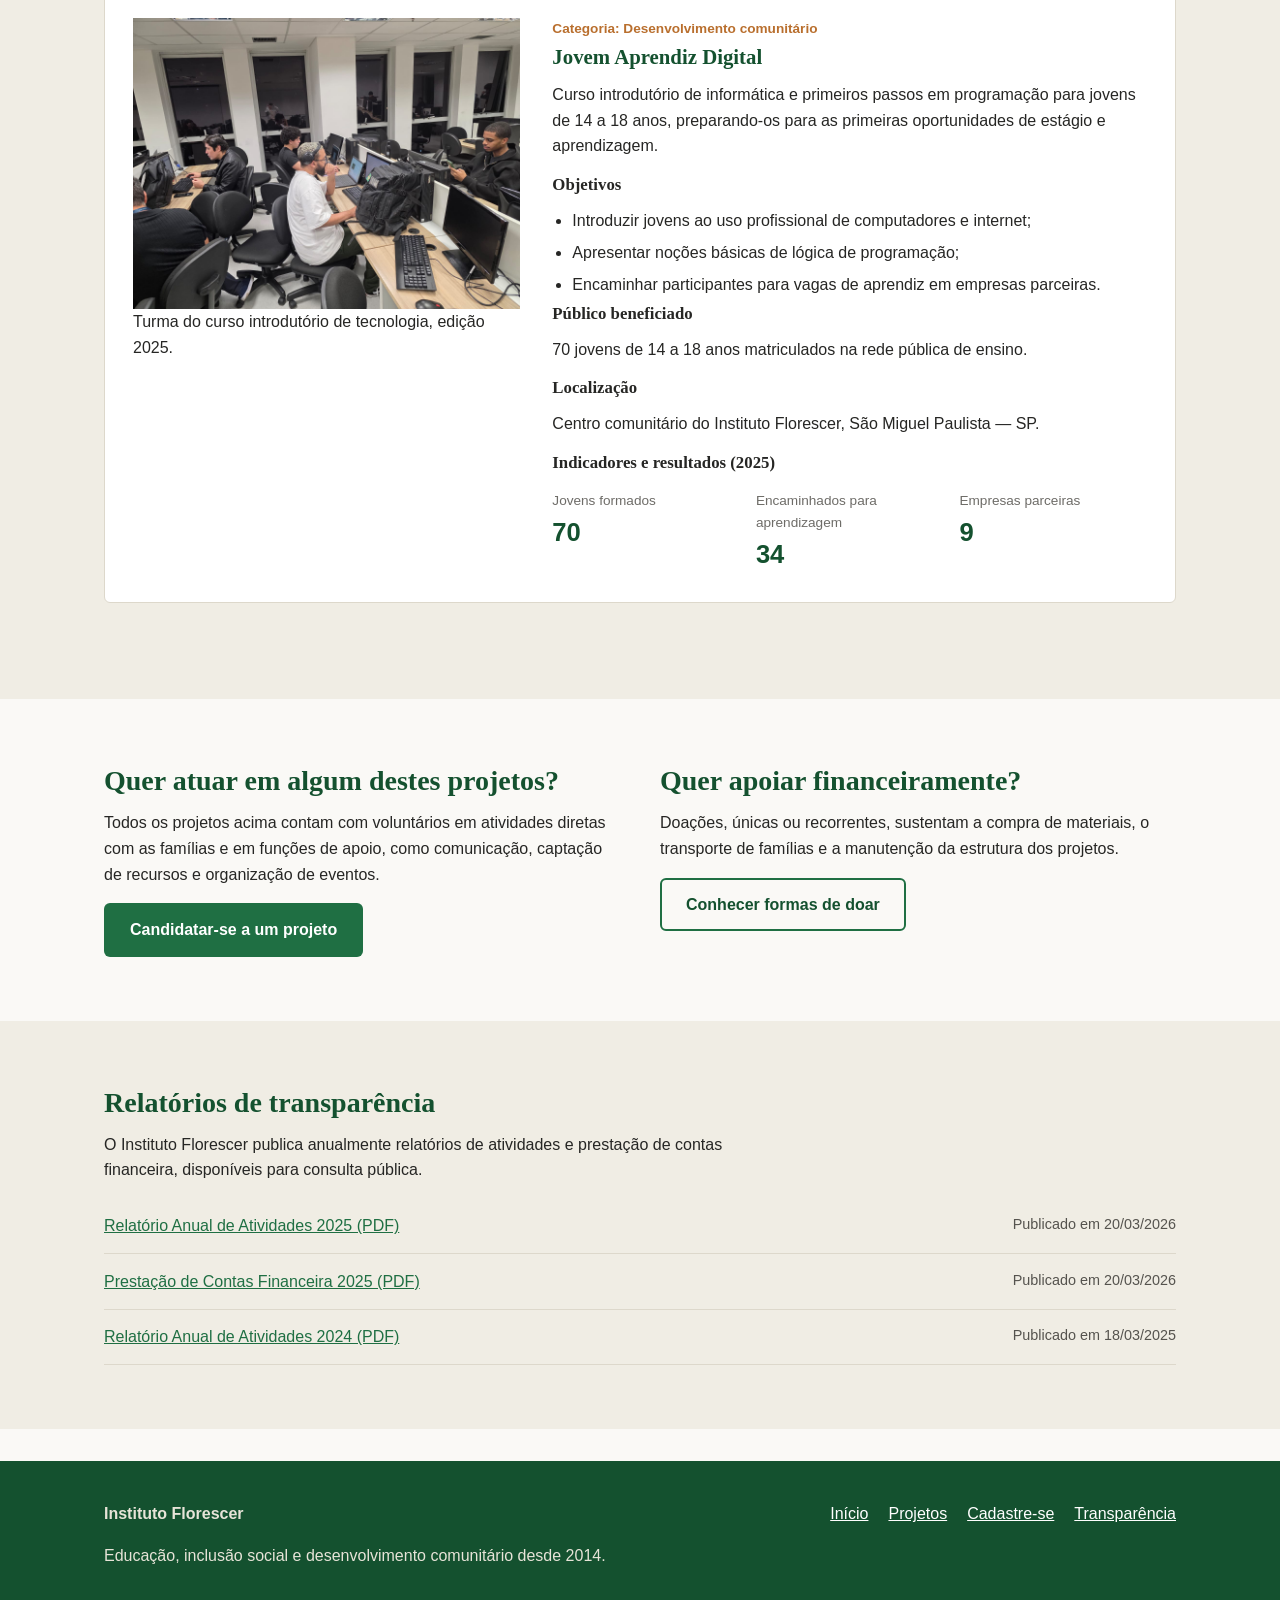
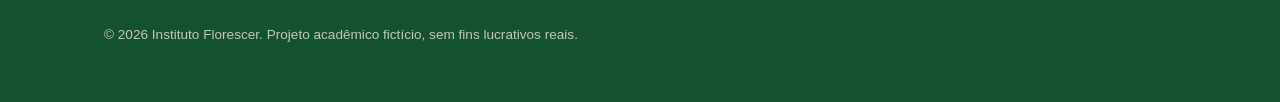
<file: projetos.html>
<!-- Bruna Oliveira Santana -->

<!DOCTYPE html>
<html lang="pt-BR">
<head>
    <meta charset="UTF-8">
    <meta name="viewport" content="width=device-width, initial-scale=1.0">
    <title>Nossos Projetos | Instituto Florescer</title>
    <meta name="description" content="Conheça os projetos sociais do Instituto Florescer nas áreas de educação, inclusão, apoio a famílias e sustentabilidade, com objetivos, indicadores e resultados.">
    <meta name="author" content="Instituto Florescer">
    <link rel="stylesheet" href="assets/css/style.css">
</head>
<body>

    <a href="#conteudo-principal" class="pular-para-conteudo">Pular para o conteúdo principal</a>

    <header class="cabecalho-site">
        <div class="container cabecalho-site__interno">
            <a href="index.html" class="logotipo" aria-label="Instituto Florescer - página inicial">
                <img src="assets/images/logo/logo-instituto-florescer.png"
                     alt="Logotipo do Instituto Florescer: um broto de planta dentro de um círculo verde"
                     width="48" height="48">
                <span class="logotipo__texto">Instituto Florescer</span>
            </a>
            <nav class="navegacao-principal" aria-label="Navegação principal">
                <ul class="navegacao-principal__lista">
                    <li><a href="index.html">Início</a></li>
                    <li><a href="projetos.html" aria-current="page">Projetos</a></li>
                    <li><a href="cadastro.html">Cadastre-se</a></li>
                    <li><a href="index.html#secao-doacoes">Doe agora</a></li>
                    <li><a href="index.html#secao-contato">Contato</a></li>
                </ul>
            </nav>
        </div>
    </header>

    <main id="conteudo-principal">

        <section class="secao-hero secao-hero--interna" aria-labelledby="titulo-pagina">
            <div class="container">
                <h1 id="titulo-pagina">Nossos projetos sociais</h1>
                <p class="secao-hero__destaque">
                    Cada projeto do Instituto Florescer nasce de uma necessidade concreta
                    identificada junto às famílias da comunidade. Conheça os objetivos, o
                    público beneficiado e os resultados de cada frente de atuação.
                </p>
            </div>
        </section>

        <!-- filtro de categorias -->
        <section class="secao" aria-labelledby="titulo-categorias">
            <div class="container">
                <h2 id="titulo-categorias">Categorias de projetos</h2>
                <nav aria-label="Categorias de projetos">
                    <ul class="lista-categorias">
                        <li><a href="#projeto-educar-para-crescer">Educação</a></li>
                        <li><a href="#projeto-caminhos-da-inclusao">Inclusão social</a></li>
                        <li><a href="#projeto-apoio-as-familias">Apoio a famílias</a></li>
                        <li><a href="#projeto-horta-comunitaria-raizes">Sustentabilidade</a></li>
                        <li><a href="#projeto-jovem-aprendiz-digital">Desenvolvimento comunitário</a></li>
                    </ul>
                </nav>
            </div>
        </section>

        <!-- lista de projetos -->
        <section class="secao secao--destacada" aria-labelledby="titulo-lista-projetos">
            <div class="container">
                <h2 id="titulo-lista-projetos">Lista de projetos</h2>

                <article class="cartao-projeto" id="projeto-educar-para-crescer">
                    <figure class="cartao-projeto__imagem">
                        <img src="assets/images/projetos/projeto-educacao.jpg"
                             alt="Voluntária auxiliando um grupo de crianças em atividade de leitura"
                             width="400" height="280" loading="lazy">
                        <figcaption>Atividade de reforço escolar na E.M. Jardim das Rosas.</figcaption>
                    </figure>
                    <div class="cartao-projeto__conteudo">
                        <p class="cartao-projeto__categoria">Categoria: Educação</p>
                        <h3>Educar para Crescer</h3>
                        <p>
                            Reforço escolar, incentivo à leitura e acompanhamento pedagógico para
                            crianças de 6 a 12 anos, em parceria com escolas públicas municipais
                            da Zona Leste de São Paulo.
                        </p>
                        <h4>Objetivos</h4>
                        <ul class="lista-simples">
                            <li>Reduzir a defasagem escolar em língua portuguesa e matemática;</li>
                            <li>Estimular o hábito de leitura desde a infância;</li>
                            <li>Apoiar famílias no acompanhamento escolar dos filhos.</li>
                        </ul>
                        <h4>Público beneficiado</h4>
                        <p>320 crianças de 6 a 12 anos, matriculadas em três escolas municipais parceiras.</p>
                        <h4>Localização</h4>
                        <p>São Miguel Paulista e Itaim Paulista, São Paulo — SP.</p>
                        <h4>Indicadores e resultados (2025)</h4>
                        <dl class="lista-indicadores lista-indicadores--linha">
                            <div><dt>Crianças atendidas</dt><dd>320</dd></div>
                            <div><dt>Melhora média em leitura</dt><dd>+38%</dd></div>
                            <div><dt>Frequência escolar</dt><dd>96%</dd></div>
                        </dl>
                    </div>
                </article>

                <article class="cartao-projeto" id="projeto-caminhos-da-inclusao">
                    <figure class="cartao-projeto__imagem">
                        <img src="assets/images/projetos/projeto-inclusao.jpg"
                             alt="Jovens com deficiência participando de oficina de inclusão profissional"
                             width="400" height="280" loading="lazy">
                        <figcaption>Oficina de capacitação em informática básica.</figcaption>
                    </figure>
                    <div class="cartao-projeto__conteudo">
                        <p class="cartao-projeto__categoria">Categoria: Inclusão social</p>
                        <h3>Caminhos da Inclusão</h3>
                        <p>
                            Oficinas de capacitação profissional e apoio à colocação no mercado de
                            trabalho para jovens e adultos com deficiência, em parceria com
                            empresas locais.
                        </p>
                        <h4>Objetivos</h4>
                        <ul class="lista-simples">
                            <li>Qualificar profissionalmente pessoas com deficiência;</li>
                            <li>Sensibilizar empresas parceiras sobre inclusão no trabalho;</li>
                            <li>Realizar acompanhamento pós-contratação.</li>
                        </ul>
                        <h4>Público beneficiado</h4>
                        <p>85 jovens e adultos com deficiência física, sensorial ou intelectual.</p>
                        <h4>Localização</h4>
                        <p>Centro comunitário do Instituto Florescer, São Miguel Paulista — SP.</p>
                        <h4>Indicadores e resultados (2025)</h4>
                        <dl class="lista-indicadores lista-indicadores--linha">
                            <div><dt>Pessoas capacitadas</dt><dd>85</dd></div>
                            <div><dt>Contratações realizadas</dt><dd>41</dd></div>
                            <div><dt>Empresas parceiras</dt><dd>12</dd></div>
                        </dl>
                    </div>
                </article>

                <article class="cartao-projeto" id="projeto-apoio-as-familias">
                    <figure class="cartao-projeto__imagem">
                        <img src="assets/images/projetos/projeto-apoio-familias.jpg"
                             alt="Assistente social conversando com uma família em atendimento"
                             width="400" height="280" loading="lazy">
                        <figcaption>Atendimento socioassistencial às famílias da comunidade.</figcaption>
                    </figure>
                    <div class="cartao-projeto__conteudo">
                        <p class="cartao-projeto__categoria">Categoria: Apoio a famílias</p>
                        <h3>Rede de Apoio Familiar</h3>
                        <p>
                            Atendimento socioassistencial, orientação sobre direitos e acesso a
                            programas sociais, além de doação de cestas básicas para famílias em
                            situação de vulnerabilidade.
                        </p>
                        <h4>Objetivos</h4>
                        <ul class="lista-simples">
                            <li>Orientar famílias sobre benefícios e programas sociais disponíveis;</li>
                            <li>Distribuir cestas básicas mensais para famílias cadastradas;</li>
                            <li>Realizar encaminhamentos para rede de saúde e assistência social.</li>
                        </ul>
                        <h4>Público beneficiado</h4>
                        <p>410 famílias cadastradas em situação de vulnerabilidade social.</p>
                        <h4>Localização</h4>
                        <p>São Miguel Paulista, Itaim Paulista e Guaianases, São Paulo — SP.</p>
                        <h4>Indicadores e resultados (2025)</h4>
                        <dl class="lista-indicadores lista-indicadores--linha">
                            <div><dt>Famílias atendidas</dt><dd>410</dd></div>
                            <div><dt>Cestas básicas distribuídas</dt><dd>4.920</dd></div>
                            <div><dt>Encaminhamentos realizados</dt><dd>230</dd></div>
                        </dl>
                    </div>
                </article>

                <article class="cartao-projeto" id="projeto-horta-comunitaria-raizes">
                    <figure class="cartao-projeto__imagem">
                        <img src="assets/images/projetos/projeto-sustentabilidade.jpg"
                             alt="Voluntários cuidando de horta comunitária"
                             width="400" height="280" loading="lazy">
                        <figcaption>Colheita coletiva na horta comunitária Raízes.</figcaption>
                    </figure>
                    <div class="cartao-projeto__conteudo">
                        <p class="cartao-projeto__categoria">Categoria: Sustentabilidade</p>
                        <h3>Horta Comunitária Raízes</h3>
                        <p>
                            Hortas coletivas manejadas por famílias da comunidade, que geram renda
                            complementar por meio da venda do excedente e promovem educação
                            ambiental para crianças e adultos.
                        </p>
                        <h4>Objetivos</h4>
                        <ul class="lista-simples">
                            <li>Gerar renda complementar para famílias participantes;</li>
                            <li>Promover segurança alimentar com hortaliças frescas;</li>
                            <li>Ensinar práticas de agricultura urbana sustentável.</li>
                        </ul>
                        <h4>Público beneficiado</h4>
                        <p>60 famílias organizadas em quatro núcleos de horta comunitária.</p>
                        <h4>Localização</h4>
                        <p>Terrenos cedidos pela prefeitura em São Miguel Paulista — SP.</p>
                        <h4>Indicadores e resultados (2025)</h4>
                        <dl class="lista-indicadores lista-indicadores--linha">
                            <div><dt>Famílias envolvidas</dt><dd>60</dd></div>
                            <div><dt>Quilos de alimentos colhidos</dt><dd>3.100 kg</dd></div>
                            <div><dt>Renda extra gerada (média/família)</dt><dd>R$ 210/mês</dd></div>
                        </dl>
                    </div>
                </article>

                <article class="cartao-projeto" id="projeto-jovem-aprendiz-digital">
                    <figure class="cartao-projeto__imagem">
                        <img src="assets/images/projetos/projeto-desenvolvimento-comunitario.jpg"
                             alt="Jovens participando de curso de introdução à tecnologia"
                             width="400" height="280" loading="lazy">
                        <figcaption>Turma do curso introdutório de tecnologia, edição 2025.</figcaption>
                    </figure>
                    <div class="cartao-projeto__conteudo">
                        <p class="cartao-projeto__categoria">Categoria: Desenvolvimento comunitário</p>
                        <h3>Jovem Aprendiz Digital</h3>
                        <p>
                            Curso introdutório de informática e primeiros passos em programação
                            para jovens de 14 a 18 anos, preparando-os para as primeiras
                            oportunidades de estágio e aprendizagem.
                        </p>
                        <h4>Objetivos</h4>
                        <ul class="lista-simples">
                            <li>Introduzir jovens ao uso profissional de computadores e internet;</li>
                            <li>Apresentar noções básicas de lógica de programação;</li>
                            <li>Encaminhar participantes para vagas de aprendiz em empresas parceiras.</li>
                        </ul>
                        <h4>Público beneficiado</h4>
                        <p>70 jovens de 14 a 18 anos matriculados na rede pública de ensino.</p>
                        <h4>Localização</h4>
                        <p>Centro comunitário do Instituto Florescer, São Miguel Paulista — SP.</p>
                        <h4>Indicadores e resultados (2025)</h4>
                        <dl class="lista-indicadores lista-indicadores--linha">
                            <div><dt>Jovens formados</dt><dd>70</dd></div>
                            <div><dt>Encaminhados para aprendizagem</dt><dd>34</dd></div>
                            <div><dt>Empresas parceiras</dt><dd>9</dd></div>
                        </dl>
                    </div>
                </article>
            </div>
        </section>

        <!-- voluntariado nessa pagina -->
        <section class="secao" id="secao-voluntariado-projetos" aria-labelledby="titulo-voluntariado-projetos">
            <div class="container secao-voluntariado__interno">
                <div>
                    <h2 id="titulo-voluntariado-projetos">Quer atuar em algum destes projetos?</h2>
                    <p>
                        Todos os projetos acima contam com voluntários em atividades diretas com
                        as famílias e em funções de apoio, como comunicação, captação de recursos
                        e organização de eventos.
                    </p>
                    <a href="cadastro.html" class="botao botao--primario">Candidatar-se a um projeto</a>
                </div>
                <div>
                    <h2>Quer apoiar financeiramente?</h2>
                    <p>
                        Doações, únicas ou recorrentes, sustentam a compra de materiais, o
                        transporte de famílias e a manutenção da estrutura dos projetos.
                    </p>
                    <a href="index.html#secao-doacoes" class="botao botao--secundario">Conhecer formas de doar</a>
                </div>
            </div>
        </section>

        <!-- transparência -->
        <section class="secao secao--destacada" id="secao-transparencia" aria-labelledby="titulo-transparencia">
            <div class="container">
                <h2 id="titulo-transparencia">Relatórios de transparência</h2>
                <p>
                    O Instituto Florescer publica anualmente relatórios de atividades e
                    prestação de contas financeira, disponíveis para consulta pública.
                </p>
                <ul class="lista-documentos">
                    <li>
                        <a href="#">Relatório Anual de Atividades 2025 (PDF)</a>
                        <span class="lista-documentos__meta">Publicado em <time datetime="2026-03-20">20/03/2026</time></span>
                    </li>
                    <li>
                        <a href="#">Prestação de Contas Financeira 2025 (PDF)</a>
                        <span class="lista-documentos__meta">Publicado em <time datetime="2026-03-20">20/03/2026</time></span>
                    </li>
                    <li>
                        <a href="#">Relatório Anual de Atividades 2024 (PDF)</a>
                        <span class="lista-documentos__meta">Publicado em <time datetime="2025-03-18">18/03/2025</time></span>
                    </li>
                </ul>
            </div>
        </section>

    </main>

    <footer class="rodape-site">
        <div class="container rodape-site__interno">
            <div>
                <p><strong>Instituto Florescer</strong></p>
                <p>Educação, inclusão social e desenvolvimento comunitário desde 2014.</p>
            </div>
            <nav aria-label="Navegação do rodapé">
                <ul class="rodape-site__lista">
                    <li><a href="index.html">Início</a></li>
                    <li><a href="projetos.html">Projetos</a></li>
                    <li><a href="cadastro.html">Cadastre-se</a></li>
                    <li><a href="#secao-transparencia">Transparência</a></li>
                </ul>
            </nav>
            <p class="rodape-site__copyright">
                &copy; <time datetime="2026">2026</time> Instituto Florescer. Projeto acadêmico
                fictício, sem fins lucrativos reais.
            </p>
        </div>
    </footer>

    <script src="assets/js/script.js"></script>
</body>
</html>
</file>
<file: assets/css/style.css>
/* ==========================================================================
   Instituto Florescer — FOLHA DE ESTILOS (style.css)
   --------------------------------------------------------------------------
   Este arquivo contém CSS3 básico e didático, escrito manualmente, sem
   frameworks (Bootstrap, Tailwind) e sem bibliotecas externas.

   Como o foco atual da disciplina é HTML5, este CSS é intencionalmente
   simples: define cores, tipografia, espaçamento e um layout responsivo
   básico com Flexbox e Grid, preparado para receber melhorias visuais mais
   avançadas nas próximas etapas do curso.

   Sumário:
   1. Variáveis (tokens de design)
   2. Reset básico
   3. Tipografia geral
   4. Utilitários (container, botões, acessibilidade)
   5. Cabeçalho e navegação
   6. Seções gerais
   7. Componentes (cartões, listas, indicadores)
   8. Formulário (cadastro.html)
   9. Rodapé
   10. Responsividade (media queries)
   ========================================================================== */


/* ---------- 1. VARIÁVEIS (TOKENS DE DESIGN) ---------- */
/* Paleta pensada para transmitir confiança (verde) e acolhimento (laranja). */
:root {
    --cor-primaria: #1F6F43;        /* verde principal: instituições, botões primários */
    --cor-primaria-escura: #14512F; /* verde escuro: hover e textos de destaque */
    --cor-secundaria: #E08E45;      /* laranja: calor humano, chamadas de ação secundárias */
    --cor-secundaria-escura: #B96F2E;

    --cor-fundo: #FAF9F6;           /* fundo geral, neutro e claro */
    --cor-fundo-destacado: #F0EDE4; /* fundo de seções alternadas */
    --cor-cartao: #FFFFFF;

    --cor-texto: #262624;
    --cor-texto-suave: #55534E;
    --cor-borda: #DDD8CB;

    --fonte-titulos: Georgia, 'Times New Roman', serif;
    --fonte-corpo: 'Segoe UI', Verdana, Arial, sans-serif;

    --raio-borda: 6px;
    --espaco-secao: 4rem;
}

/* ---------- 2. RESET BÁSICO ---------- */
/* Reset simples: remove margens padrão do navegador e unifica o box model. */
* {
    box-sizing: border-box;
}

body, h1, h2, h3, h4, p, ul, ol, dl, dd, figure {
    margin: 0;
}

img {
    max-width: 100%;
    height: auto;
    display: block;
}

/* ---------- 3. TIPOGRAFIA GERAL ---------- */
body {
    font-family: var(--fonte-corpo);
    color: var(--cor-texto);
    background-color: var(--cor-fundo);
    line-height: 1.6;
}

h1, h2, h3, h4 {
    font-family: var(--fonte-titulos);
    color: var(--cor-primaria-escura);
    line-height: 1.25;
    margin-bottom: 0.75rem;
}

h1 { font-size: 2.25rem; }
h2 { font-size: 1.75rem; margin-top: 0; }
h3 { font-size: 1.3rem; }
h4 { font-size: 1.05rem; color: var(--cor-texto); }

p {
    margin-bottom: 1rem;
    max-width: 70ch; /* mantém linhas de texto confortáveis para leitura */
}

a {
    color: var(--cor-primaria);
}

a:hover,
a:focus {
    color: var(--cor-primaria-escura);
}

/* Foco visível para navegação por teclado (acessibilidade) */
a:focus-visible,
button:focus-visible,
input:focus-visible,
select:focus-visible,
textarea:focus-visible {
    outline: 3px solid var(--cor-secundaria);
    outline-offset: 2px;
}

/* ---------- 4. UTILITÁRIOS ---------- */
.container {
    width: 100%;
    max-width: 1120px;
    margin: 0 auto;
    padding: 0 1.5rem;
}

.container--estreito {
    max-width: 760px;
}

/* Link "pular para o conteúdo": só aparece quando recebe foco do teclado */
.pular-para-conteudo {
    position: absolute;
    left: -999px;
    top: 0;
    background-color: var(--cor-primaria-escura);
    color: #fff;
    padding: 0.75rem 1.25rem;
    z-index: 100;
}

.pular-para-conteudo:focus {
    left: 1rem;
    top: 1rem;
}

/* Classe para esconder texto visualmente, mas mantê-lo para leitores de tela */
.apenas-leitor-de-tela {
    position: absolute;
    width: 1px;
    height: 1px;
    overflow: hidden;
    clip: rect(0, 0, 0, 0);
    white-space: nowrap;
}

.botao {
    display: inline-block;
    padding: 0.75rem 1.5rem;
    border-radius: var(--raio-borda);
    text-decoration: none;
    font-weight: bold;
    border: 2px solid transparent;
    cursor: pointer;
    font-size: 1rem;
}

.botao--primario {
    background-color: var(--cor-primaria);
    color: #fff;
}

.botao--primario:hover,
.botao--primario:focus {
    background-color: var(--cor-primaria-escura);
    color: #fff;
}

.botao--secundario {
    background-color: transparent;
    color: var(--cor-primaria-escura);
    border-color: var(--cor-primaria);
}

.botao--secundario:hover,
.botao--secundario:focus {
    background-color: var(--cor-fundo-destacado);
}

/* ---------- 5. CABEÇALHO E NAVEGAÇÃO ---------- */
.cabecalho-site {
    background-color: var(--cor-cartao);
    border-bottom: 1px solid var(--cor-borda);
    position: sticky;
    top: 0;
    z-index: 10;
}

.cabecalho-site__interno {
    display: flex;
    align-items: center;
    justify-content: space-between;
    flex-wrap: wrap;
    gap: 1rem;
    padding: 1rem 1.5rem;
}

.logotipo {
    display: flex;
    align-items: center;
    gap: 0.6rem;
    text-decoration: none;
    color: var(--cor-primaria-escura);
    font-weight: bold;
}

.logotipo__texto {
    font-family: var(--fonte-titulos);
    font-size: 1.25rem;
}

.navegacao-principal__lista {
    list-style: none;
    display: flex;
    flex-wrap: wrap;
    gap: 1.5rem;
    padding: 0;
}

.navegacao-principal__lista a {
    text-decoration: none;
    color: var(--cor-texto);
    font-weight: 600;
}

.navegacao-principal__lista a:hover,
.navegacao-principal__lista a[aria-current="page"] {
    color: var(--cor-primaria);
    border-bottom: 2px solid var(--cor-primaria);
}

/* ---------- 6. SEÇÕES GERAIS ---------- */
.secao {
    padding: var(--espaco-secao) 0;
}

.secao--destacada,
.secao--institucional {
    background-color: var(--cor-fundo-destacado);
}

.secao-hero {
    padding: var(--espaco-secao) 0;
    background-color: var(--cor-fundo-destacado);
}

.secao-hero--interna {
    text-align: left;
}

.secao-hero__interno {
    display: flex;
    align-items: center;
    gap: 2.5rem;
    flex-wrap: wrap;
}

.secao-hero__texto {
    flex: 1 1 380px;
}

.secao-hero__destaque {
    font-size: 1.15rem;
    color: var(--cor-texto-suave);
}

.secao-hero__acoes {
    display: flex;
    gap: 1rem;
    flex-wrap: wrap;
}

.secao-hero__imagem {
    flex: 1 1 320px;
}

.secao-hero__imagem figcaption,
.secao-voluntariado__imagem figcaption {
    font-size: 0.9rem;
    color: var(--cor-texto-suave);
    margin-top: 0.5rem;
}

.secao-historia__interno,
.secao-voluntariado__interno,
.secao-contato__interno {
    display: flex;
    gap: 2.5rem;
    flex-wrap: wrap;
    align-items: flex-start;
}

.secao-historia__interno > div,
.secao-voluntariado__interno > div,
.secao-contato__interno > div {
    flex: 1 1 320px;
}

/* ---------- 7. COMPONENTES (CARTÕES, LISTAS, INDICADORES) ---------- */
.grade-cartoes {
    display: grid;
    gap: 1.5rem;
    margin-top: 1.5rem;
}

.grade-cartoes--tres-colunas {
    grid-template-columns: repeat(auto-fit, minmax(260px, 1fr));
}

.cartao {
    background-color: var(--cor-cartao);
    border: 1px solid var(--cor-borda);
    border-radius: var(--raio-borda);
    padding: 1.5rem;
}

.cartao--indicadores {
    background-color: var(--cor-primaria-escura);
    color: #fff;
    border: none;
}

.cartao--indicadores h2 {
    color: #fff;
}

.cartao__nota {
    font-size: 0.9rem;
    color: var(--cor-texto-suave);
    margin-top: 1rem;
}

.cartao--indicadores .cartao__nota,
.cartao--indicadores .cartao__nota a {
    color: #E7E4D8;
}

.cartao__data {
    font-size: 0.85rem;
    color: var(--cor-secundaria-escura);
    font-weight: bold;
    margin-bottom: 0.25rem;
}

.lista-valores,
.lista-simples {
    padding-left: 1.25rem;
}

.lista-valores li,
.lista-simples li {
    margin-bottom: 0.4rem;
}

.lista-indicadores {
    display: grid;
    grid-template-columns: repeat(2, 1fr);
    gap: 1rem;
    margin-top: 1rem;
}

.lista-indicadores dt {
    font-size: 0.85rem;
    opacity: 0.85;
}

.lista-indicadores dd {
    font-size: 1.6rem;
    font-weight: bold;
    margin: 0;
}

.lista-indicadores--linha {
    grid-template-columns: repeat(auto-fit, minmax(160px, 1fr));
    color: var(--cor-primaria-escura);
}

.lista-indicadores--linha dt {
    color: var(--cor-texto-suave);
}

.grade-galeria {
    display: grid;
    grid-template-columns: repeat(auto-fit, minmax(220px, 1fr));
    gap: 1.25rem;
    margin-top: 1.5rem;
}

.grade-galeria figcaption {
    font-size: 0.85rem;
    color: var(--cor-texto-suave);
    margin-top: 0.4rem;
}

.endereco-contato {
    font-style: normal;
}

.lista-redes-sociais {
    list-style: none;
    padding: 0;
}

.lista-redes-sociais li {
    margin-bottom: 0.4rem;
}

/* Cartões de projeto (usados em projetos.html) */
.cartao-projeto {
    display: flex;
    gap: 2rem;
    flex-wrap: wrap;
    background-color: var(--cor-cartao);
    border: 1px solid var(--cor-borda);
    border-radius: var(--raio-borda);
    padding: 1.75rem;
    margin-bottom: 2rem;
}

.cartao-projeto__imagem {
    flex: 1 1 280px;
}

.cartao-projeto__conteudo {
    flex: 2 1 380px;
}

.cartao-projeto__categoria {
    text-transform: none;
    font-size: 0.85rem;
    color: var(--cor-secundaria-escura);
    font-weight: bold;
    margin-bottom: 0.25rem;
}

.lista-categorias {
    display: flex;
    flex-wrap: wrap;
    gap: 0.75rem;
    list-style: none;
    padding: 0;
    margin-top: 1rem;
}

.lista-categorias a {
    display: inline-block;
    padding: 0.4rem 0.9rem;
    background-color: var(--cor-fundo-destacado);
    border-radius: 999px;
    text-decoration: none;
    font-size: 0.9rem;
}

.lista-documentos {
    list-style: none;
    padding: 0;
    margin-top: 1rem;
}

.lista-documentos li {
    padding: 0.9rem 0;
    border-bottom: 1px solid var(--cor-borda);
    display: flex;
    justify-content: space-between;
    flex-wrap: wrap;
    gap: 0.5rem;
}

.lista-documentos__meta {
    color: var(--cor-texto-suave);
    font-size: 0.9rem;
}

/* ---------- 8. FORMULÁRIO (cadastro.html) ---------- */
fieldset {
    border: 1px solid var(--cor-borda);
    border-radius: var(--raio-borda);
    padding: 1.5rem;
    margin-bottom: 1.5rem;
}

legend {
    font-family: var(--fonte-titulos);
    font-weight: bold;
    color: var(--cor-primaria-escura);
    padding: 0 0.5rem;
}

.campo-formulario {
    margin-bottom: 1.25rem;
}

.campo-formulario label,
.campo-formulario > legend {
    display: block;
    font-weight: 600;
    margin-bottom: 0.4rem;
}

input[type="text"],
input[type="email"],
input[type="tel"],
input[type="date"],
input[type="number"],
select,
textarea {
    width: 100%;
    padding: 0.65rem 0.75rem;
    border: 1px solid var(--cor-borda);
    border-radius: var(--raio-borda);
    font-family: inherit;
    font-size: 1rem;
    background-color: var(--cor-cartao);
    color: var(--cor-texto);
}

input:invalid:not(:placeholder-shown) {
    border-color: #B3261E;
}

.texto-ajuda {
    display: block;
    font-size: 0.85rem;
    color: var(--cor-texto-suave);
    margin-top: 0.35rem;
}

.opcao-radio,
.opcao-checkbox {
    display: flex;
    align-items: center;
    gap: 0.5rem;
    margin-bottom: 0.5rem;
}

.opcao-radio label,
.opcao-checkbox label {
    font-weight: normal;
    margin-bottom: 0;
}

.acoes-formulario {
    display: flex;
    gap: 1rem;
    flex-wrap: wrap;
}

/* ---------- 9. RODAPÉ ---------- */
.rodape-site {
    background-color: var(--cor-primaria-escura);
    color: #E7E4D8;
    padding: 2.5rem 0;
    margin-top: 2rem;
}

.rodape-site__interno {
    display: flex;
    justify-content: space-between;
    flex-wrap: wrap;
    gap: 1.5rem;
}

.rodape-site a {
    color: #fff;
}

.rodape-site__lista {
    list-style: none;
    padding: 0;
    display: flex;
    gap: 1.25rem;
    flex-wrap: wrap;
}

.rodape-site__copyright {
    width: 100%;
    font-size: 0.85rem;
    color: #C9C5B4;
    margin-top: 1rem;
}

/* ---------- 10. RESPONSIVIDADE (MEDIA QUERIES) ---------- */
/* Abordagem simples "mobile-first-friendly": o layout base já usa Flexbox
   e Grid com "auto-fit", então ele se reorganiza sozinho na maioria dos
   casos. As media queries abaixo ajustam detalhes finos em telas menores. */

@media (max-width: 700px) {
    h1 { font-size: 1.75rem; }
    h2 { font-size: 1.4rem; }

    .cabecalho-site__interno {
        flex-direction: column;
        align-items: flex-start;
    }

    .navegacao-principal__lista {
        gap: 1rem;
    }

    .cartao-projeto {
        flex-direction: column;
    }

    .rodape-site__interno {
        flex-direction: column;
    }
}
</file>
